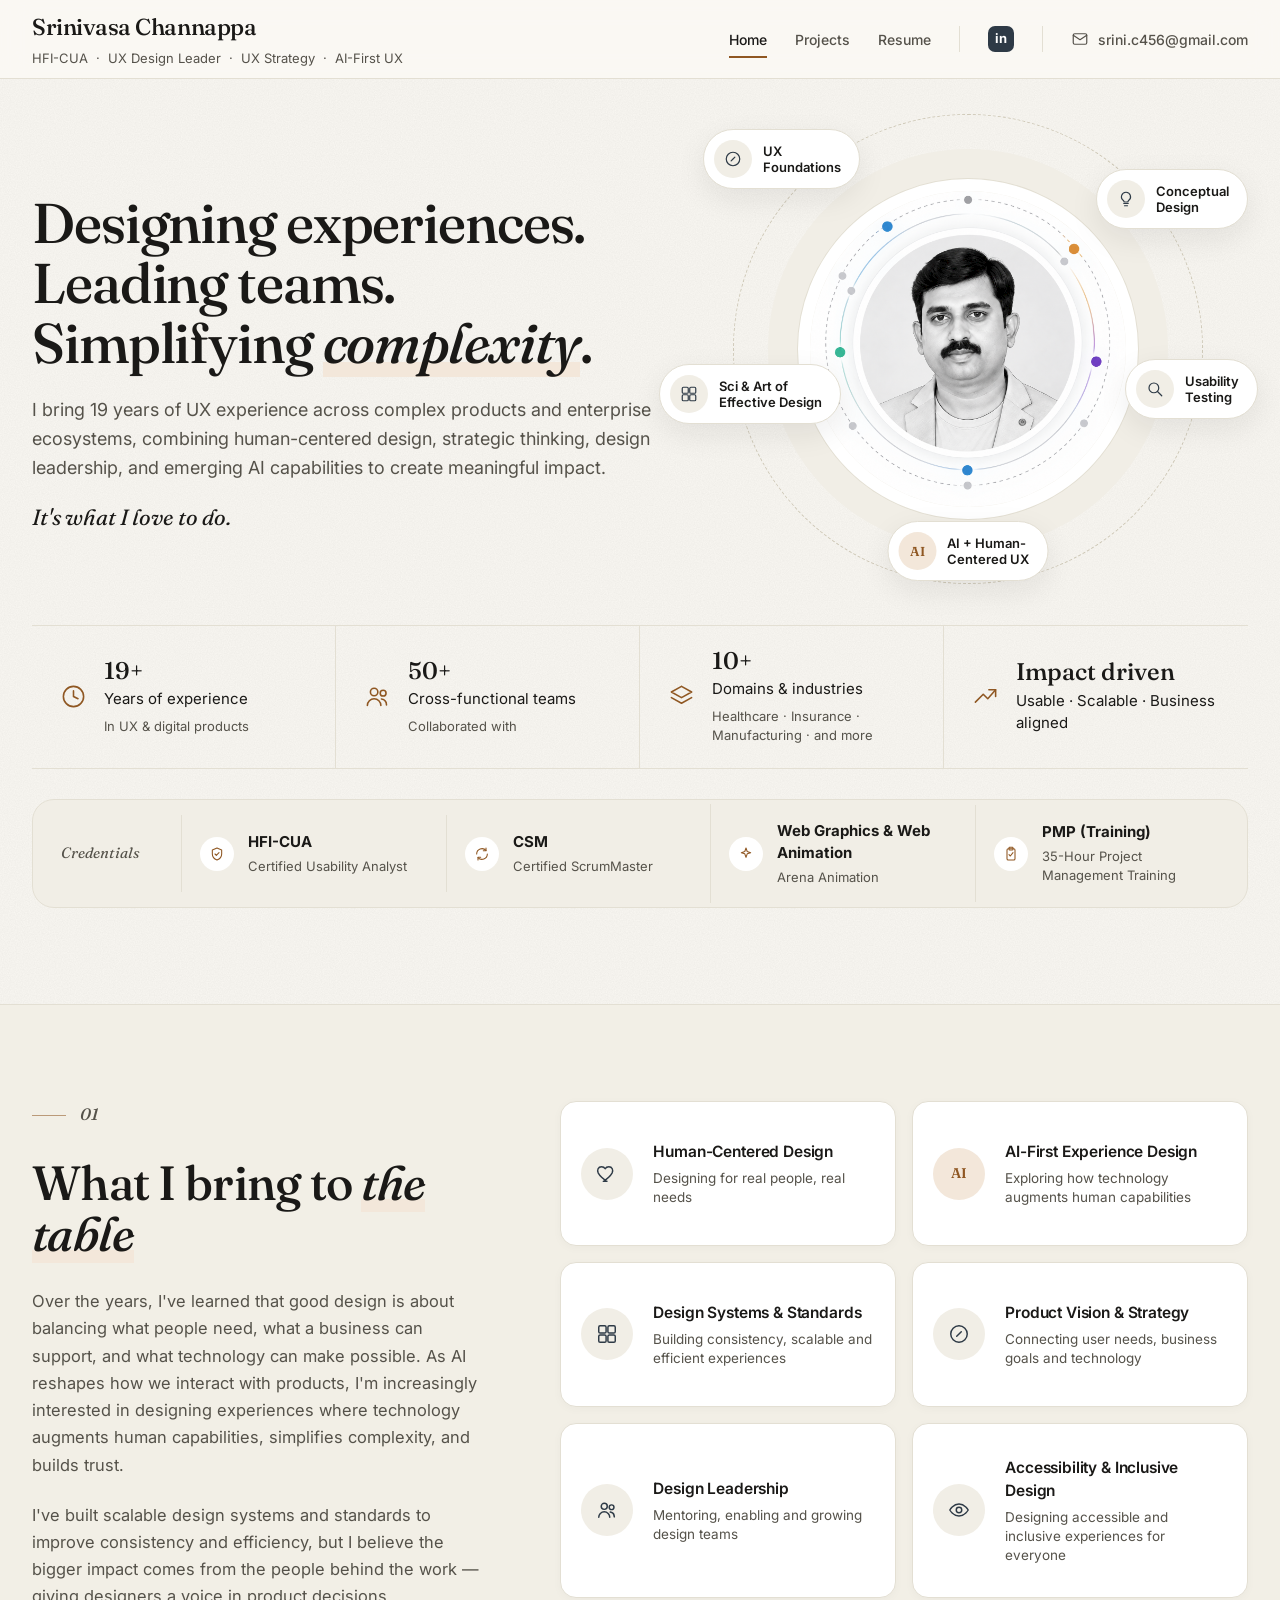
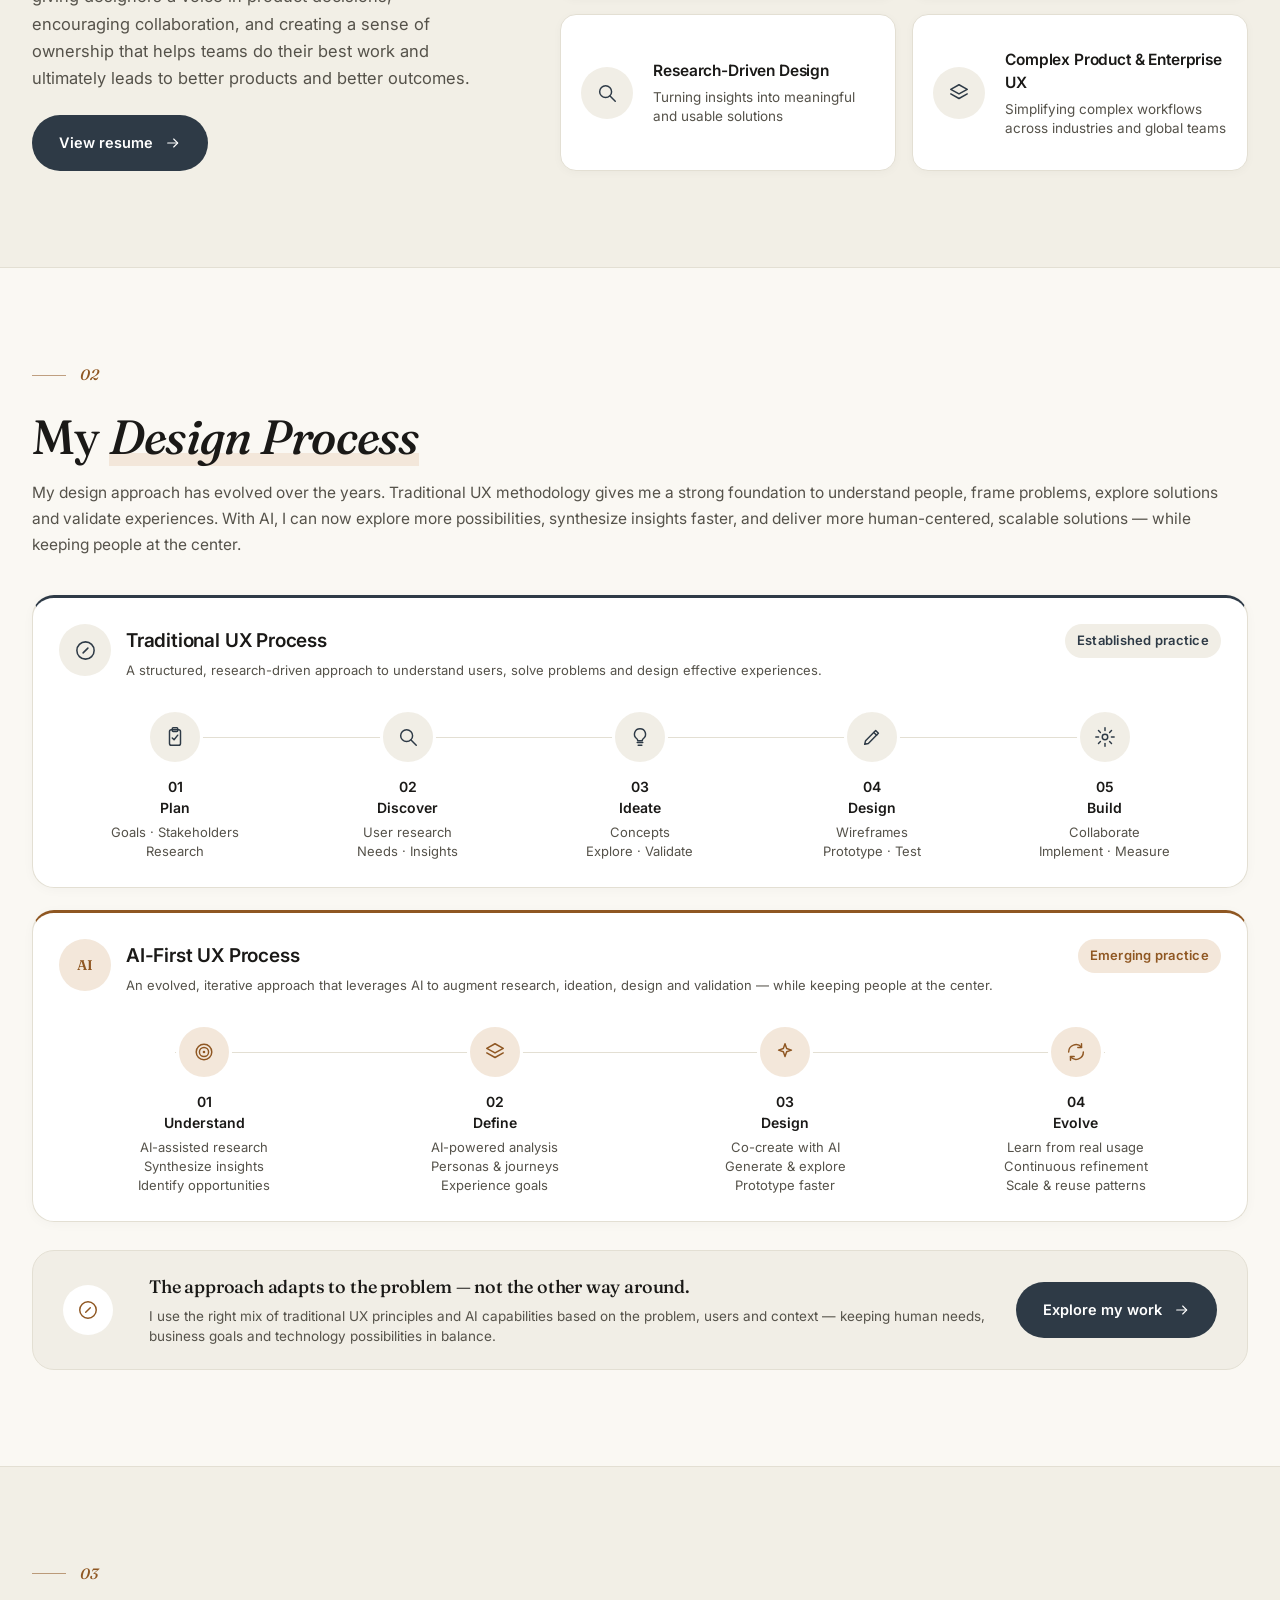
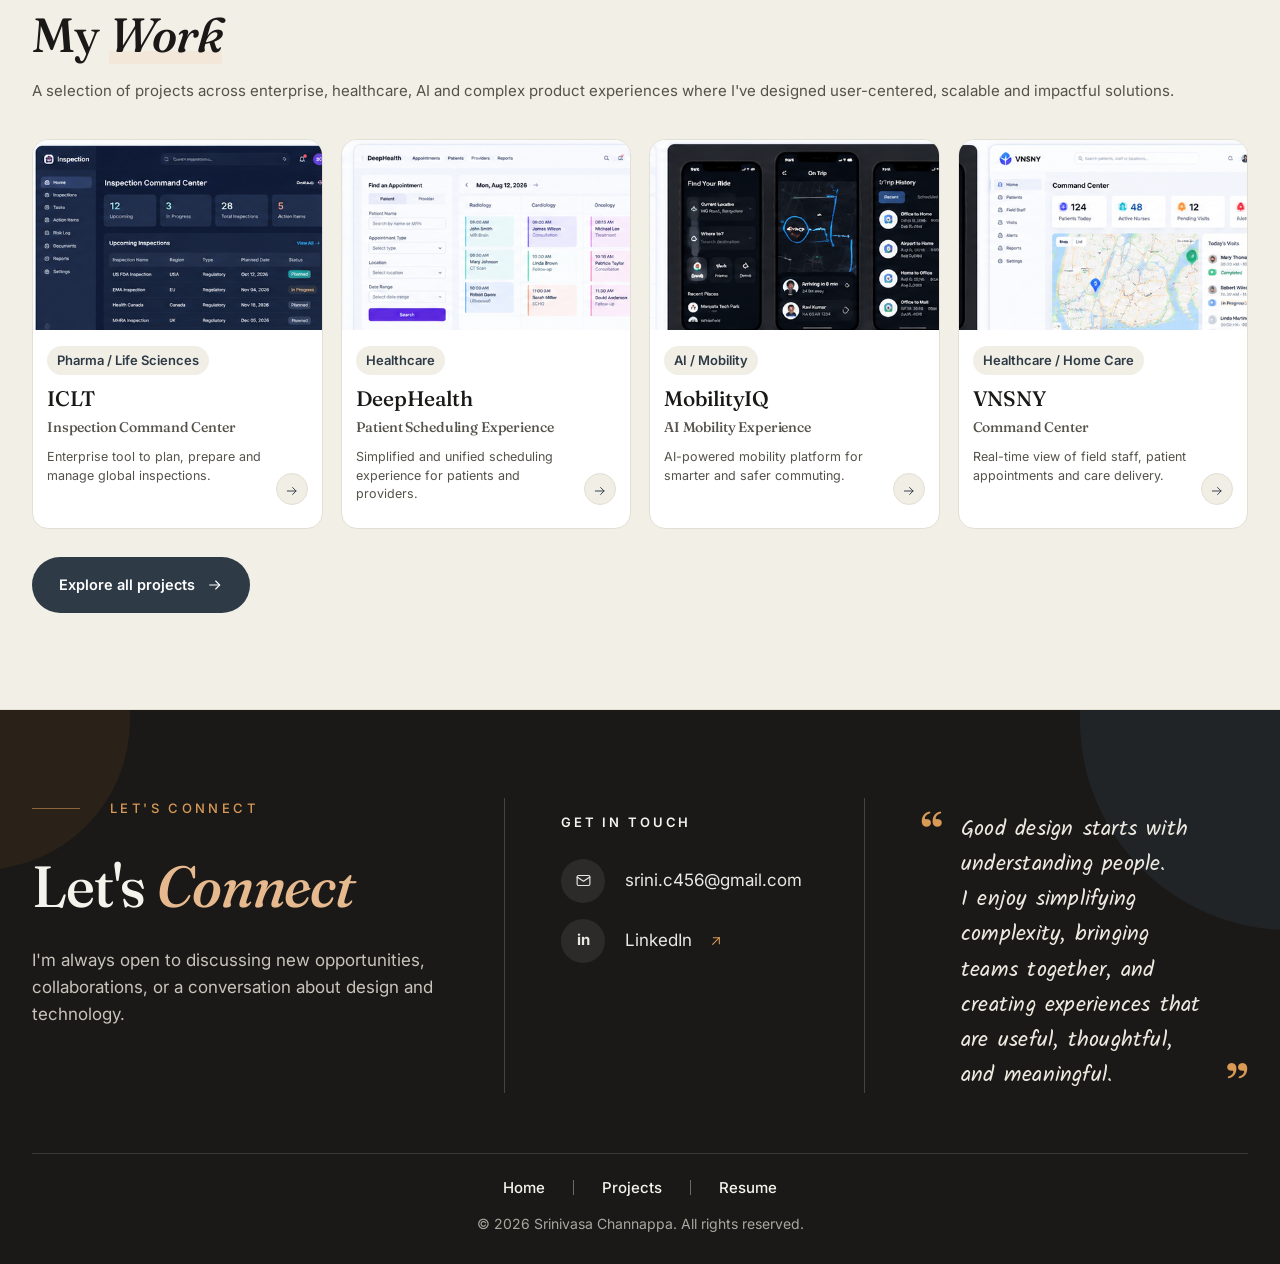
<file: index.html>
<!DOCTYPE html>
<html lang="en">
<head>
  <meta charset="UTF-8" />
  <meta name="viewport" content="width=device-width, initial-scale=1.0" />
  <meta name="description" content="Srinivasa Channappa — UX Design Leader, 19 years of experience across enterprise, healthcare and AI-first product design. Portfolio and resume." />
  <title>Srinivasa Channappa | UX Design Leader</title>
  <link rel="preconnect" href="https://fonts.googleapis.com">
  <link rel="preconnect" href="https://fonts.gstatic.com" crossorigin>
  <link href="https://fonts.googleapis.com/css2?family=Fraunces:ital,opsz,wght@0,9..144,400;0,9..144,500;0,9..144,600;1,9..144,300;1,9..144,500&family=Inter:wght@400;500;600;700&family=Kalam:wght@300;400&display=swap" rel="stylesheet">
  <link rel="stylesheet" href="styles.css?v=8" />
</head>
<body id="top">

<a class="skip-link" href="#main">Skip to main content</a>

<!-- Icon sprite: all interface icons are real inline SVGs (aria-hidden, paired with visible/labelled text) rather than Unicode glyphs. -->
<svg class="sprite" aria-hidden="true" focusable="false">
  <defs>
    <symbol id="icon-menu" viewBox="0 0 24 24"><line x1="3" y1="6" x2="21" y2="6"/><line x1="3" y1="12" x2="21" y2="12"/><line x1="3" y1="18" x2="21" y2="18"/></symbol>
    <symbol id="icon-close" viewBox="0 0 24 24"><line x1="5" y1="5" x2="19" y2="19"/><line x1="19" y1="5" x2="5" y2="19"/></symbol>
    <symbol id="icon-mail" viewBox="0 0 24 24"><rect x="3" y="5" width="18" height="14" rx="2"/><polyline points="3,7 12,13 21,7"/></symbol>
    <symbol id="icon-arrow-right" viewBox="0 0 24 24"><line x1="4" y1="12" x2="19" y2="12"/><polyline points="13,6 19,12 13,18"/></symbol>
    <symbol id="icon-arrow-up" viewBox="0 0 24 24"><line x1="12" y1="20" x2="12" y2="5"/><polyline points="6,11 12,5 18,11"/></symbol>
    <symbol id="icon-shield" viewBox="0 0 24 24"><path d="M12 3l7 3v6c0 4.5-3 7.5-7 9-4-1.5-7-4.5-7-9V6z"/><polyline points="9,12 11,14 15,10"/></symbol>
    <symbol id="icon-refresh" viewBox="0 0 24 24"><path d="M4 12a8 8 0 0 1 14-5.3M20 12a8 8 0 0 1-14 5.3"/><polyline points="18,3 18,7 14,7"/><polyline points="6,21 6,17 10,17"/></symbol>
    <symbol id="icon-clipboard" viewBox="0 0 24 24"><rect x="6" y="4" width="12" height="17" rx="2"/><rect x="9" y="2" width="6" height="4" rx="1"/><polyline points="9,13 11,15 15,10"/></symbol>
    <symbol id="icon-compass" viewBox="0 0 24 24"><circle cx="12" cy="12" r="9"/><polygon points="14.5,9.5 12,12 9.5,14.5"/></symbol>
    <symbol id="icon-layers" viewBox="0 0 24 24"><polyline points="12,3 21,8 12,13 3,8 12,3"/><polyline points="3,13 12,18 21,13"/></symbol>
    <symbol id="icon-search" viewBox="0 0 24 24"><circle cx="10.5" cy="10.5" r="6.5"/><line x1="15.3" y1="15.3" x2="21" y2="21"/></symbol>
    <symbol id="icon-grid" viewBox="0 0 24 24"><rect x="3" y="3" width="8" height="8" rx="1.5"/><rect x="13" y="3" width="8" height="8" rx="1.5"/><rect x="3" y="13" width="8" height="8" rx="1.5"/><rect x="13" y="13" width="8" height="8" rx="1.5"/></symbol>
    <symbol id="icon-users" viewBox="0 0 24 24"><circle cx="9" cy="8" r="3.3"/><path d="M3 20c0-3.3 2.7-6 6-6s6 2.7 6 6"/><circle cx="17" cy="9" r="2.6"/><path d="M15.5 14.2c2.6.4 4.5 2.6 4.5 5.3"/></symbol>
    <symbol id="icon-trending" viewBox="0 0 24 24"><polyline points="3,17 10,10 14,14 21,6"/><polyline points="15,6 21,6 21,12"/></symbol>
    <symbol id="icon-bulb" viewBox="0 0 24 24"><path d="M9 18h6"/><path d="M10 21h4"/><path d="M12 3a6 6 0 0 0-3.5 10.9c.6.5 1 1.2 1 2.1h5c0-.9.4-1.6 1-2.1A6 6 0 0 0 12 3z"/></symbol>
    <symbol id="icon-pen" viewBox="0 0 24 24"><path d="M4 20l1-4L16 5l3 3L8 19l-4 1z"/><line x1="14" y1="7" x2="17" y2="10"/></symbol>
    <symbol id="icon-gear" viewBox="0 0 24 24"><circle cx="12" cy="12" r="3"/><line x1="12" y1="2" x2="12" y2="5"/><line x1="12" y1="19" x2="12" y2="22"/><line x1="2" y1="12" x2="5" y2="12"/><line x1="19" y1="12" x2="22" y2="12"/><line x1="4.9" y1="4.9" x2="7" y2="7"/><line x1="17" y1="17" x2="19.1" y2="19.1"/><line x1="19.1" y1="4.9" x2="17" y2="7"/><line x1="7" y1="17" x2="4.9" y2="19.1"/></symbol>
    <symbol id="icon-target" viewBox="0 0 24 24"><circle cx="12" cy="12" r="8.5"/><circle cx="12" cy="12" r="5"/><circle cx="12" cy="12" r="1.4" fill="currentColor" stroke="none"/></symbol>
    <symbol id="icon-sparkle" viewBox="0 0 24 24"><path d="M12 3l1.8 5.2L19 10l-5.2 1.8L12 17l-1.8-5.2L5 10l5.2-1.8L12 3z"/></symbol>
    <symbol id="icon-heart" viewBox="0 0 24 24"><path d="M12 20s-7-4.6-9.5-9C.8 7.6 2.4 4 6 4c2 0 3.3 1 4 2.3C10.7 5 12 4 14 4c3.6 0 5.2 3.6 3.5 7-2.5 4.4-9.5 9-9.5 9z"/></symbol>
    <symbol id="icon-eye" viewBox="0 0 24 24"><path d="M2 12s3.5-6.5 10-6.5S22 12 22 12s-3.5 6.5-10 6.5S2 12 2 12z"/><circle cx="12" cy="12" r="3"/></symbol>
    <symbol id="icon-clock" viewBox="0 0 24 24"><circle cx="12" cy="12" r="9"/><polyline points="12,7 12,12 16,14"/></symbol>
  </defs>
</svg>

<!-- Hidden SVG filter used for the liquid "wave" distortion on the portrait hover -->
<svg width="0" height="0" style="position:absolute;overflow:hidden" aria-hidden="true" focusable="false">
  <defs>
    <filter id="waveDistort" x="-20%" y="-20%" width="140%" height="140%">
      <feTurbulence id="waveTurbulence" type="fractalNoise" baseFrequency="0.000001" numOctaves="1" seed="7" result="noise"/>
      <feDisplacementMap id="waveDisplace" in="SourceGraphic" in2="noise" scale="0" xChannelSelector="R" yChannelSelector="G"/>
    </filter>
  </defs>
</svg>

<header class="site-header">
  <div class="container nav-wrap">
    <a class="brand" href="#top" aria-label="Srinivasa Channappa, home">
      <strong>Srinivasa Channappa</strong>
      <span>HFI-CUA &nbsp;·&nbsp; UX Design Leader &nbsp;·&nbsp; UX Strategy &nbsp;·&nbsp; AI-First UX</span>
    </a>

    <button class="menu-toggle" id="menuToggle" aria-label="Open navigation menu" aria-expanded="false" aria-controls="primaryNav">
      <svg class="icon icon-open" aria-hidden="true"><use href="#icon-menu"/></svg>
      <svg class="icon icon-close" aria-hidden="true"><use href="#icon-close"/></svg>
    </button>

    <nav class="main-nav" id="primaryNav" aria-label="Primary">
      <a class="active" href="#top" aria-current="page">Home</a>
      <a href="#work">Projects</a>
      <a href="resume.html">Resume</a>
      <span class="nav-divider" role="presentation"></span>
      <a class="nav-icon" href="https://www.linkedin.com/" target="_blank" rel="noopener" aria-label="Srinivasa on LinkedIn (opens in a new tab)">in</a>
      <span class="nav-divider" role="presentation"></span>
      <a class="email-link" href="mailto:srini.c456@gmail.com"><svg class="icon" aria-hidden="true"><use href="#icon-mail"/></svg><span>srini.c456@gmail.com</span></a>
    </nav>
  </div>
</header>

<main id="main">
  <!-- HERO -->
  <section class="hero section">
    <div class="container hero-grid">
      <div class="hero-copy">
        <h1>Designing experiences.<br>Leading teams.<br>Simplifying <em class="hl">complexity</em>.</h1>
        <p>I bring 19 years of UX experience across complex products and enterprise ecosystems, combining human-centered design, strategic thinking, design leadership, and emerging AI capabilities to create meaningful impact.</p>
        <p class="love-line">It's what I love to do.</p>
      </div>

      <div class="hero-visual" id="heroVisual" aria-label="Portrait of Srinivasa, surrounded by core UX capability highlights">
        <div class="orbit orbit-a" data-depth="14"></div>
        <div class="orbit orbit-b" data-depth="24"></div>
        <div class="portrait-ring" id="portraitRing" data-depth="6" tabindex="0">
          <img id="portraitImg" src="assets/portrait.png" alt="Portrait of Srinivasa Channappa" />
          <!-- Keyword detail panel: a white mask revealed over the photo when a keyword is clicked -->
          <div class="portrait-info" id="portraitInfo" role="region" aria-live="polite" aria-labelledby="portraitInfoTitle">
            <button class="portrait-info-close" id="portraitInfoClose" type="button" aria-label="Close description"><svg class="icon" aria-hidden="true"><use href="#icon-close"/></svg></button>
            <div class="portrait-info-body">
              <span class="icon-badge" id="portraitInfoBadge" aria-hidden="true"></span>
              <h3 id="portraitInfoTitle"></h3>
              <p id="portraitInfoText"></p>
            </div>
          </div>
        </div>
        <div class="cap cap-1" data-depth="34" data-title="UX Foundations" data-desc="Research, information architecture and interaction design — the fundamentals that turn complex requirements into clear, usable flows."><span class="icon-badge"><svg class="icon" aria-hidden="true"><use href="#icon-compass"/></svg></span><span>UX<br>Foundations</span></div>
        <div class="cap cap-2" data-depth="30" data-title="Conceptual Design" data-desc="Exploring ideas early through sketches, journeys and prototypes, so teams can see, test and align on the right direction before building."><span class="icon-badge"><svg class="icon" aria-hidden="true"><use href="#icon-bulb"/></svg></span><span>Conceptual<br>Design</span></div>
        <div class="cap cap-3" data-depth="38" data-title="Usability Testing" data-desc="Validating designs with real users through formative and summative testing and heuristic reviews, turning findings into confident decisions."><span class="icon-badge"><svg class="icon" aria-hidden="true"><use href="#icon-search"/></svg></span><span>Usability<br>Testing</span></div>
        <div class="cap cap-4" data-depth="32" data-title="Sci &amp; Art of Effective Design" data-desc="Balancing evidence and craft — usability principles, visual hierarchy and design systems working together so experiences feel effortless."><span class="icon-badge"><svg class="icon" aria-hidden="true"><use href="#icon-grid"/></svg></span><span>Sci &amp; Art of<br>Effective Design</span></div>
        <div class="cap cap-5" data-depth="26" data-title="AI + Human-Centered UX" data-desc="Using Figma Make, Claude and GitHub Copilot to explore faster, while keeping real user needs at the centre of every design decision."><span class="icon-badge icon-badge-ai" aria-hidden="true">AI</span><span>AI + Human-<br>Centered UX</span></div>
      </div>
    </div>

    <div class="container stats-row">
      <div class="stat"><svg class="icon stat-icon" aria-hidden="true"><use href="#icon-clock"/></svg><div><strong>19+</strong><small>Years of experience</small><em>In UX &amp; digital products</em></div></div>
      <div class="stat"><svg class="icon stat-icon" aria-hidden="true"><use href="#icon-users"/></svg><div><strong>50+</strong><small>Cross-functional teams</small><em>Collaborated with</em></div></div>
      <div class="stat"><svg class="icon stat-icon" aria-hidden="true"><use href="#icon-layers"/></svg><div><strong>10+</strong><small>Domains &amp; industries</small><em>Healthcare · Insurance · Manufacturing · and more</em></div></div>
      <div class="stat"><svg class="icon stat-icon" aria-hidden="true"><use href="#icon-trending"/></svg><div><strong>Impact driven</strong><small>Usable · Scalable · Business aligned</small></div></div>
    </div>

    <div class="container credentials-wrap" id="resume">
      <div class="credentials">
      <span class="cred-title">Credentials</span>
      <div class="cred"><span class="cred-icon"><svg class="icon" aria-hidden="true"><use href="#icon-shield"/></svg></span><span><strong>HFI-CUA</strong><small>Certified Usability Analyst</small></span></div>
      <div class="cred"><span class="cred-icon"><svg class="icon" aria-hidden="true"><use href="#icon-refresh"/></svg></span><span><strong>CSM</strong><small>Certified ScrumMaster</small></span></div>
      <div class="cred"><span class="cred-icon"><svg class="icon" aria-hidden="true"><use href="#icon-sparkle"/></svg></span><span><strong>Web Graphics &amp; Web Animation</strong><small>Arena Animation</small></span></div>
      <div class="cred"><span class="cred-icon"><svg class="icon" aria-hidden="true"><use href="#icon-clipboard"/></svg></span><span><strong>PMP (Training)</strong><small>35-Hour Project Management Training</small></span></div>
      </div>
    </div>
  </section>

  <!-- WHAT I BRING -->
  <section class="section bring" id="about">
    <div class="container section-grid">
      <div class="section-intro">
        <p class="section-number"><span aria-hidden="true"></span>01</p>
        <h2>What I bring to <em class="hl">the table</em></h2>
        <p>Over the years, I've learned that good design is about balancing what people need, what a business can support, and what technology can make possible. As AI reshapes how we interact with products, I'm increasingly interested in designing experiences where technology augments human capabilities, simplifies complexity, and builds trust.</p>
        <p>I've built scalable design systems and standards to improve consistency and efficiency, but I believe the bigger impact comes from the people behind the work — giving designers a voice in product decisions, encouraging collaboration, and creating a sense of ownership that helps teams do their best work and ultimately leads to better products and better outcomes.</p>
        <a class="btn btn-dark" href="#resume">View resume <svg class="icon" aria-hidden="true"><use href="#icon-arrow-right"/></svg></a>
      </div>

      <div class="capability-grid">
        <article class="cap-card"><div class="cap-icon"><svg class="icon" aria-hidden="true"><use href="#icon-heart"/></svg></div><div><h3>Human-Centered Design</h3><p>Designing for real people, real needs</p></div></article>
        <article class="cap-card"><div class="cap-icon cap-icon-ai" aria-hidden="true">AI</div><div><h3>AI-First Experience Design</h3><p>Exploring how technology augments human capabilities</p></div></article>
        <article class="cap-card"><div class="cap-icon"><svg class="icon" aria-hidden="true"><use href="#icon-grid"/></svg></div><div><h3>Design Systems &amp; Standards</h3><p>Building consistency, scalable and efficient experiences</p></div></article>
        <article class="cap-card"><div class="cap-icon"><svg class="icon" aria-hidden="true"><use href="#icon-compass"/></svg></div><div><h3>Product Vision &amp; Strategy</h3><p>Connecting user needs, business goals and technology</p></div></article>
        <article class="cap-card"><div class="cap-icon"><svg class="icon" aria-hidden="true"><use href="#icon-users"/></svg></div><div><h3>Design Leadership</h3><p>Mentoring, enabling and growing design teams</p></div></article>
        <article class="cap-card"><div class="cap-icon"><svg class="icon" aria-hidden="true"><use href="#icon-eye"/></svg></div><div><h3>Accessibility &amp; Inclusive Design</h3><p>Designing accessible and inclusive experiences for everyone</p></div></article>
        <article class="cap-card"><div class="cap-icon"><svg class="icon" aria-hidden="true"><use href="#icon-search"/></svg></div><div><h3>Research-Driven Design</h3><p>Turning insights into meaningful and usable solutions</p></div></article>
        <article class="cap-card"><div class="cap-icon"><svg class="icon" aria-hidden="true"><use href="#icon-layers"/></svg></div><div><h3>Complex Product &amp; Enterprise UX</h3><p>Simplifying complex workflows across industries and global teams</p></div></article>
      </div>
    </div>
  </section>

  <!-- DESIGN PROCESS -->
  <section class="section process" id="process">
    <div class="container">
      <p class="section-number"><span aria-hidden="true"></span>02</p>
      <div class="process-heading">
        <h2>My <em class="hl">Design Process</em></h2>
        <p>My design approach has evolved over the years. Traditional UX methodology gives me a strong foundation to understand people, frame problems, explore solutions and validate experiences. With AI, I can now explore more possibilities, synthesize insights faster, and deliver more human-centered, scalable solutions — while keeping people at the center.</p>
      </div>

      <div class="process-grid">
        <article class="process-card process-card-trad">
          <div class="process-title"><span class="process-icon"><svg class="icon" aria-hidden="true"><use href="#icon-compass"/></svg></span><div><h3>Traditional UX Process</h3><p>A structured, research-driven approach to understand users, solve problems and design effective experiences.</p></div><span class="pill">Established practice</span></div>
          <ol class="steps">
            <li><i aria-hidden="true"><svg class="icon"><use href="#icon-clipboard"/></svg></i><b>01<br>Plan</b><small>Goals · Stakeholders<br>Research</small></li>
            <li><i aria-hidden="true"><svg class="icon"><use href="#icon-search"/></svg></i><b>02<br>Discover</b><small>User research<br>Needs · Insights</small></li>
            <li><i aria-hidden="true"><svg class="icon"><use href="#icon-bulb"/></svg></i><b>03<br>Ideate</b><small>Concepts<br>Explore · Validate</small></li>
            <li><i aria-hidden="true"><svg class="icon"><use href="#icon-pen"/></svg></i><b>04<br>Design</b><small>Wireframes<br>Prototype · Test</small></li>
            <li><i aria-hidden="true"><svg class="icon"><use href="#icon-gear"/></svg></i><b>05<br>Build</b><small>Collaborate<br>Implement · Measure</small></li>
          </ol>
        </article>

        <article class="process-card process-card-ai">
          <div class="process-title"><span class="process-icon process-icon-ai" aria-hidden="true">AI</span><div><h3>AI-First UX Process</h3><p>An evolved, iterative approach that leverages AI to augment research, ideation, design and validation — while keeping people at the center.</p></div><span class="pill pill-ai">Emerging practice</span></div>
          <ol class="steps four">
            <li><i aria-hidden="true"><svg class="icon"><use href="#icon-target"/></svg></i><b>01<br>Understand</b><small>AI-assisted research<br>Synthesize insights<br>Identify opportunities</small></li>
            <li><i aria-hidden="true"><svg class="icon"><use href="#icon-layers"/></svg></i><b>02<br>Define</b><small>AI-powered analysis<br>Personas &amp; journeys<br>Experience goals</small></li>
            <li><i aria-hidden="true"><svg class="icon"><use href="#icon-sparkle"/></svg></i><b>03<br>Design</b><small>Co-create with AI<br>Generate &amp; explore<br>Prototype faster</small></li>
            <li><i aria-hidden="true"><svg class="icon"><use href="#icon-refresh"/></svg></i><b>04<br>Evolve</b><small>Learn from real usage<br>Continuous refinement<br>Scale &amp; reuse patterns</small></li>
          </ol>
        </article>
      </div>

      <div class="process-callout">
        <div class="callout-icon" aria-hidden="true"><svg class="icon"><use href="#icon-compass"/></svg></div>
        <div><h3>The approach adapts to the problem — not the other way around.</h3><p>I use the right mix of traditional UX principles and AI capabilities based on the problem, users and context — keeping human needs, business goals and technology possibilities in balance.</p></div>
        <a class="btn btn-dark" href="#work">Explore my work <svg class="icon" aria-hidden="true"><use href="#icon-arrow-right"/></svg></a>
      </div>
    </div>
  </section>

  <!-- MY WORK -->
  <section class="section work" id="work">
    <div class="container">
      <p class="section-number"><span aria-hidden="true"></span>03</p>
      <div class="work-heading">
        <h2>My <em class="hl">Work</em></h2>
        <p>A selection of projects across enterprise, healthcare, AI and complex product experiences where I've designed user-centered, scalable and impactful solutions.</p>
      </div>

      <div class="project-grid">
        <article class="project-card">
          <img src="assets/project-1.png" alt="ICLT Inspection Command Center interface" loading="lazy" />
          <p class="tag">Pharma / Life Sciences</p><h3>ICLT</h3><h4>Inspection Command Center</h4>
          <p>Enterprise tool to plan, prepare and manage global inspections.</p><button class="round-arrow" aria-label="Open ICLT project details"><svg class="icon" aria-hidden="true"><use href="#icon-arrow-right"/></svg></button>
        </article>
        <article class="project-card">
          <img src="assets/project-2.png" alt="DeepHealth patient scheduling interface" loading="lazy" />
          <p class="tag">Healthcare</p><h3>DeepHealth</h3><h4>Patient Scheduling Experience</h4>
          <p>Simplified and unified scheduling experience for patients and providers.</p><button class="round-arrow" aria-label="Open DeepHealth project details"><svg class="icon" aria-hidden="true"><use href="#icon-arrow-right"/></svg></button>
        </article>
        <article class="project-card">
          <img src="assets/project-3.png" alt="MobilityIQ mobile experience" loading="lazy" />
          <p class="tag">AI / Mobility</p><h3>MobilityIQ</h3><h4>AI Mobility Experience</h4>
          <p>AI-powered mobility platform for smarter and safer commuting.</p><button class="round-arrow" aria-label="Open MobilityIQ project details"><svg class="icon" aria-hidden="true"><use href="#icon-arrow-right"/></svg></button>
        </article>
        <article class="project-card">
          <img src="assets/project-4.png" alt="VNSNY command center interface" loading="lazy" />
          <p class="tag">Healthcare / Home Care</p><h3>VNSNY</h3><h4>Command Center</h4>
          <p>Real-time view of field staff, patient appointments and care delivery.</p><button class="round-arrow" aria-label="Open VNSNY project details"><svg class="icon" aria-hidden="true"><use href="#icon-arrow-right"/></svg></button>
        </article>
      </div>

      <a class="btn btn-dark explore-all" href="#work">Explore all projects <svg class="icon" aria-hidden="true"><use href="#icon-arrow-right"/></svg></a>
    </div>
  </section>
</main>

<!-- FOOTER -->
<footer class="footer" id="contact">
  <div class="container footer-main">
    <div class="footer-copy">
      <p class="eyebrow"><span aria-hidden="true"></span>Let's connect</p>
      <h2>Let's <em class="hl">Connect</em></h2>
      <p>I'm always open to discussing new opportunities, collaborations, or a conversation about design and technology.</p>
    </div>
    <div class="footer-contact">
      <p class="footer-label">Get in touch</p>
      <a href="mailto:srini.c456@gmail.com"><span class="footer-icon"><svg class="icon" aria-hidden="true"><use href="#icon-mail"/></svg></span> srini.c456@gmail.com</a>
      <a href="https://www.linkedin.com/" target="_blank" rel="noopener"><span class="footer-icon" aria-hidden="true">in</span> LinkedIn <svg class="icon ext-arrow" viewBox="0 0 24 24" aria-hidden="true"><line x1="7" y1="17" x2="17" y2="7"/><polyline points="8,7 17,7 17,16"/></svg></a>
    </div>
    <div class="footer-note">
      <blockquote class="footer-quote">
        <p>Good design starts with understanding people.<br>I enjoy simplifying complexity, bringing teams together, and creating experiences that are useful, thoughtful, and meaningful.</p>
      </blockquote>
    </div>
  </div>
  <div class="container footer-bottom">
    <nav class="footer-links" aria-label="Footer">
      <a class="active" href="#top" aria-current="page">Home</a><a href="projects.html">Projects</a><a href="resume.html">Resume</a>
    </nav>
    <span>© 2026 Srinivasa Channappa. All rights reserved.</span>
  </div>
</footer>

<button class="to-top" id="toTop" aria-label="Scroll back to top"><svg class="icon" aria-hidden="true"><use href="#icon-arrow-up"/></svg></button>
<div class="toast" id="toast" role="status" aria-live="polite"></div>
<script src="script.js?v=8"></script>
</body>
</html>
</file>
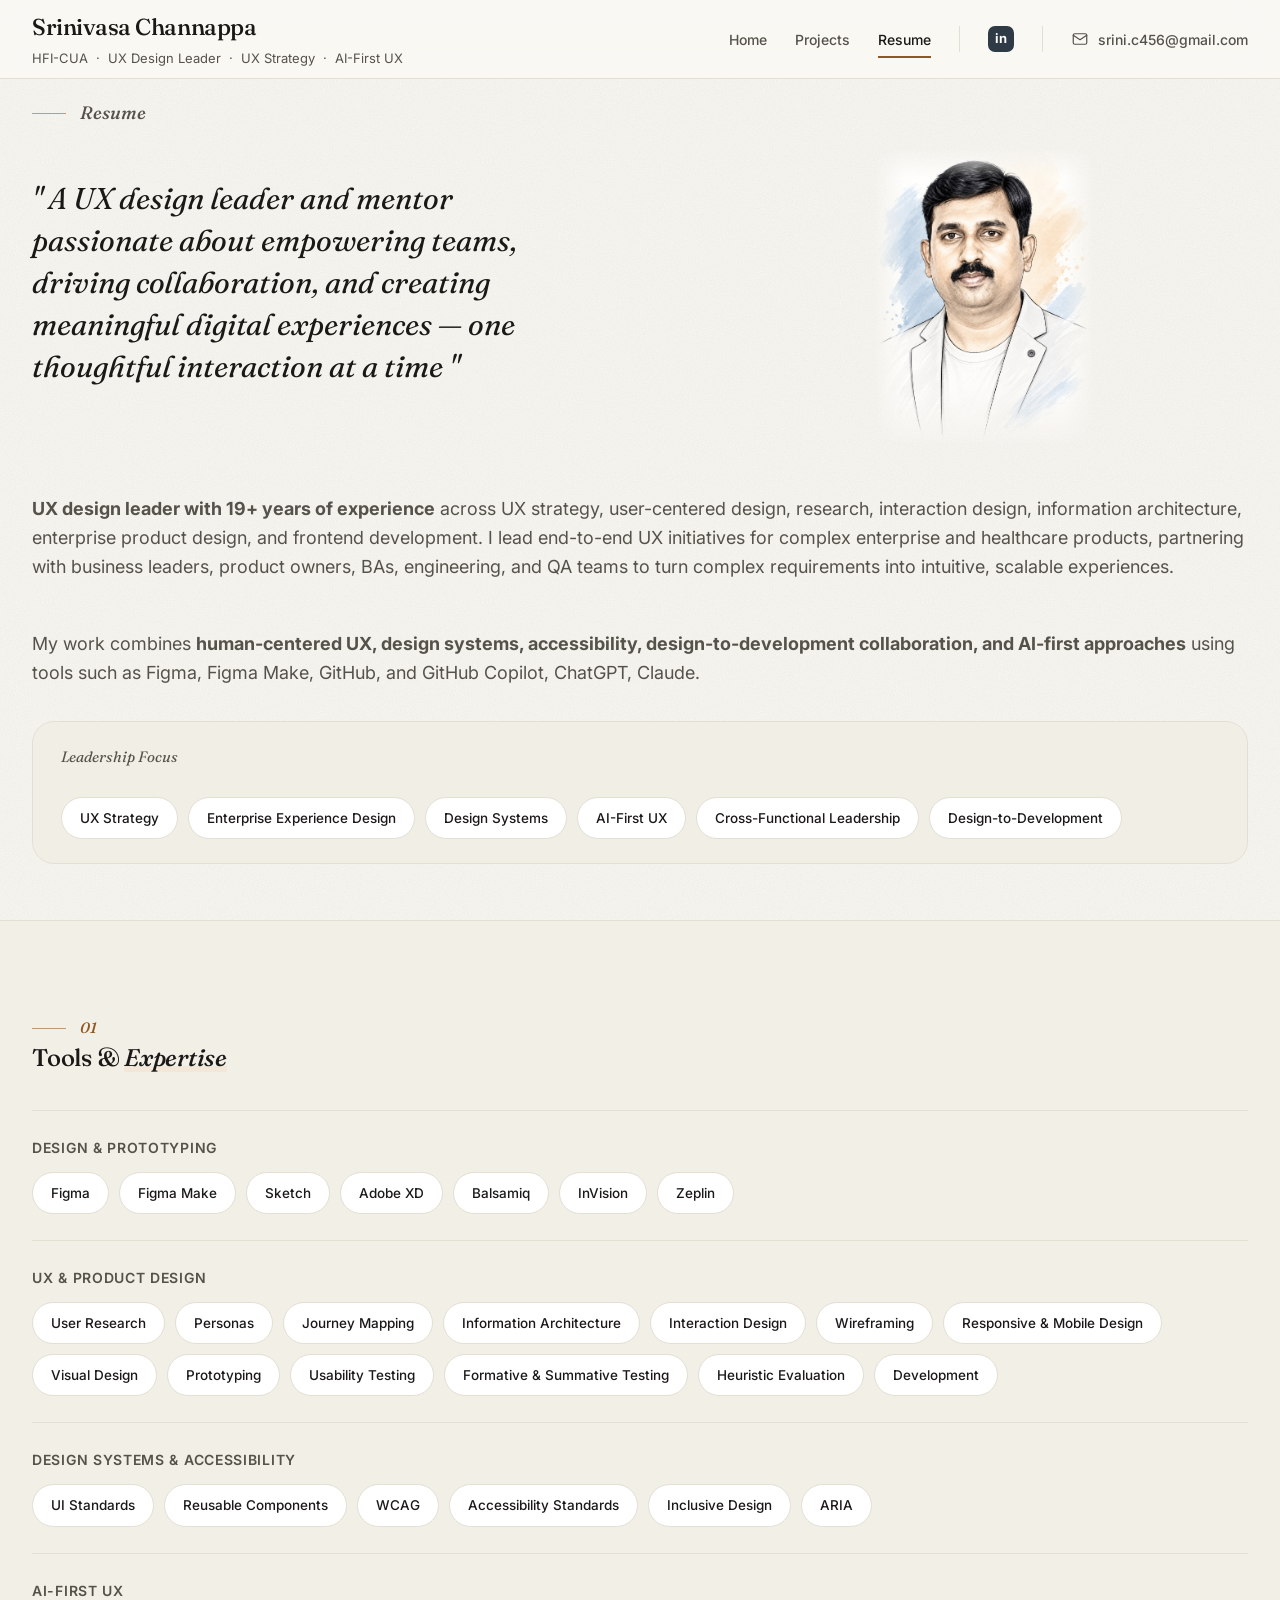
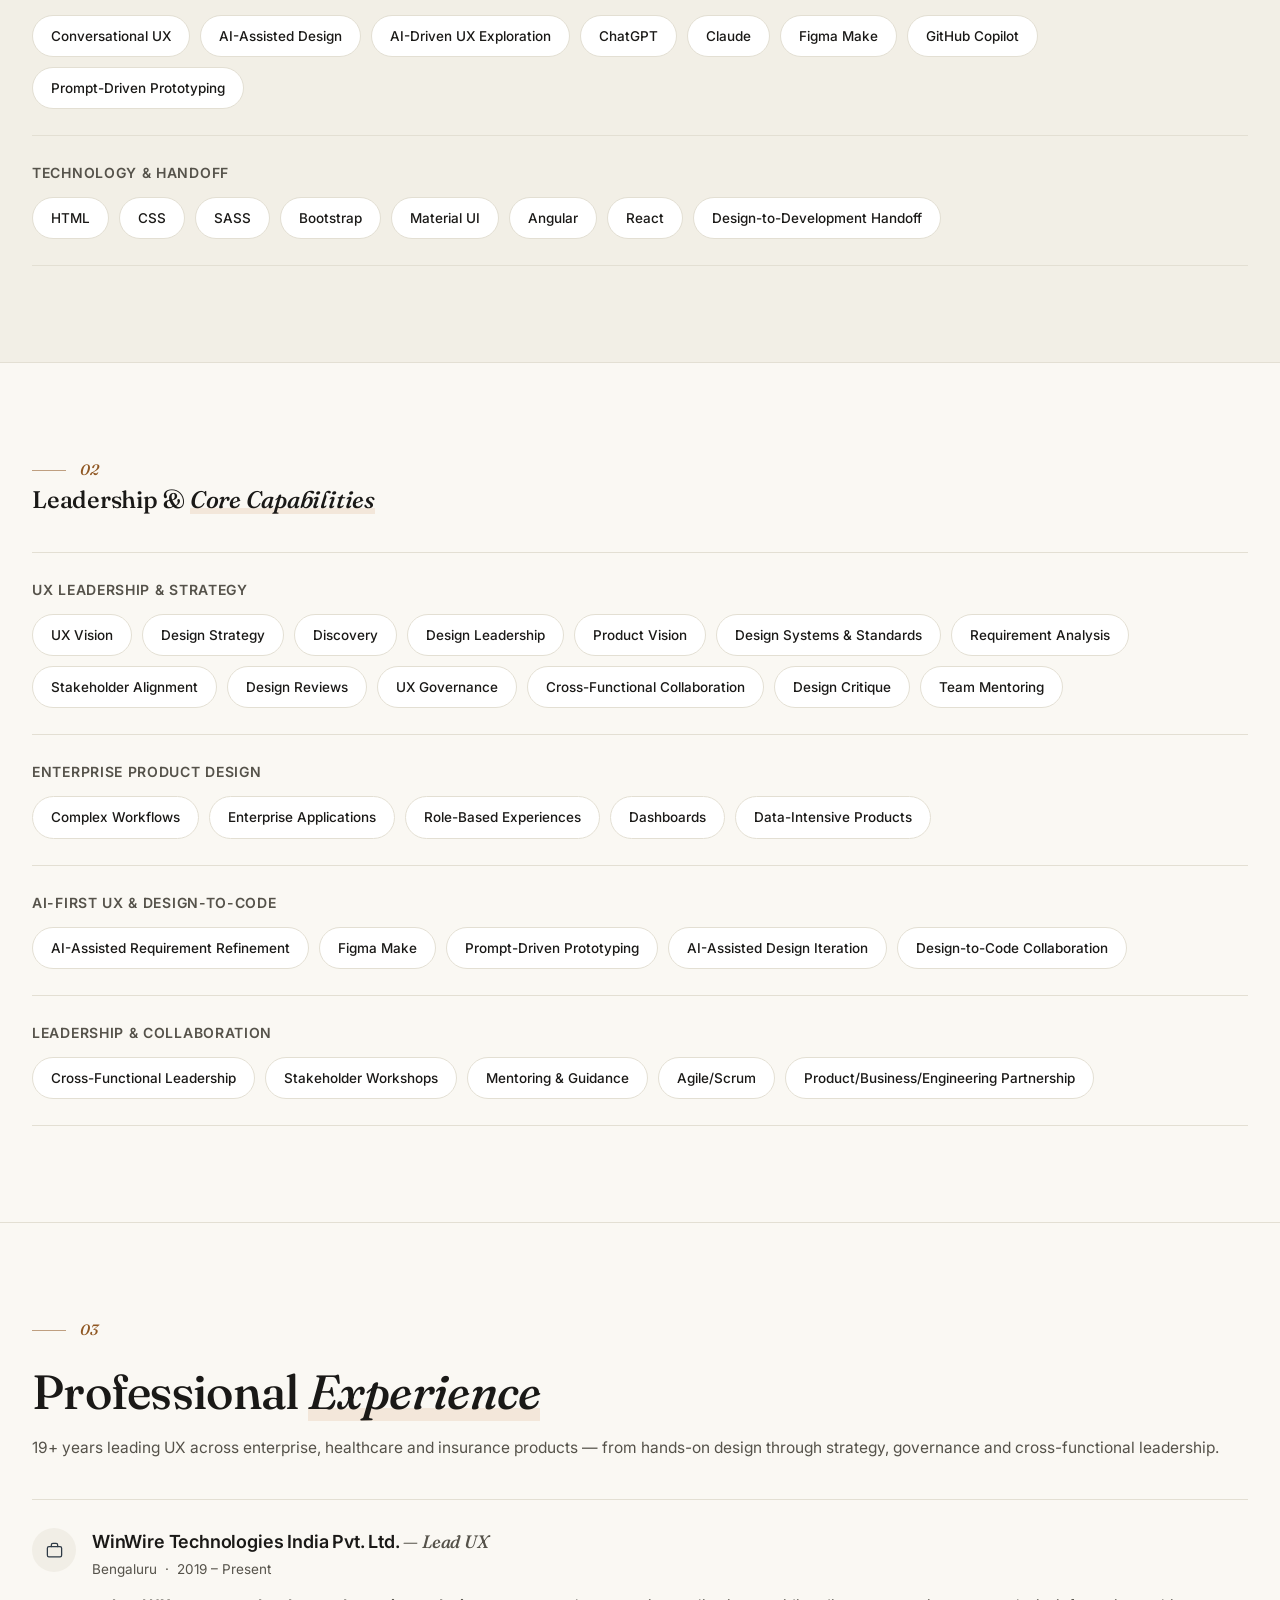
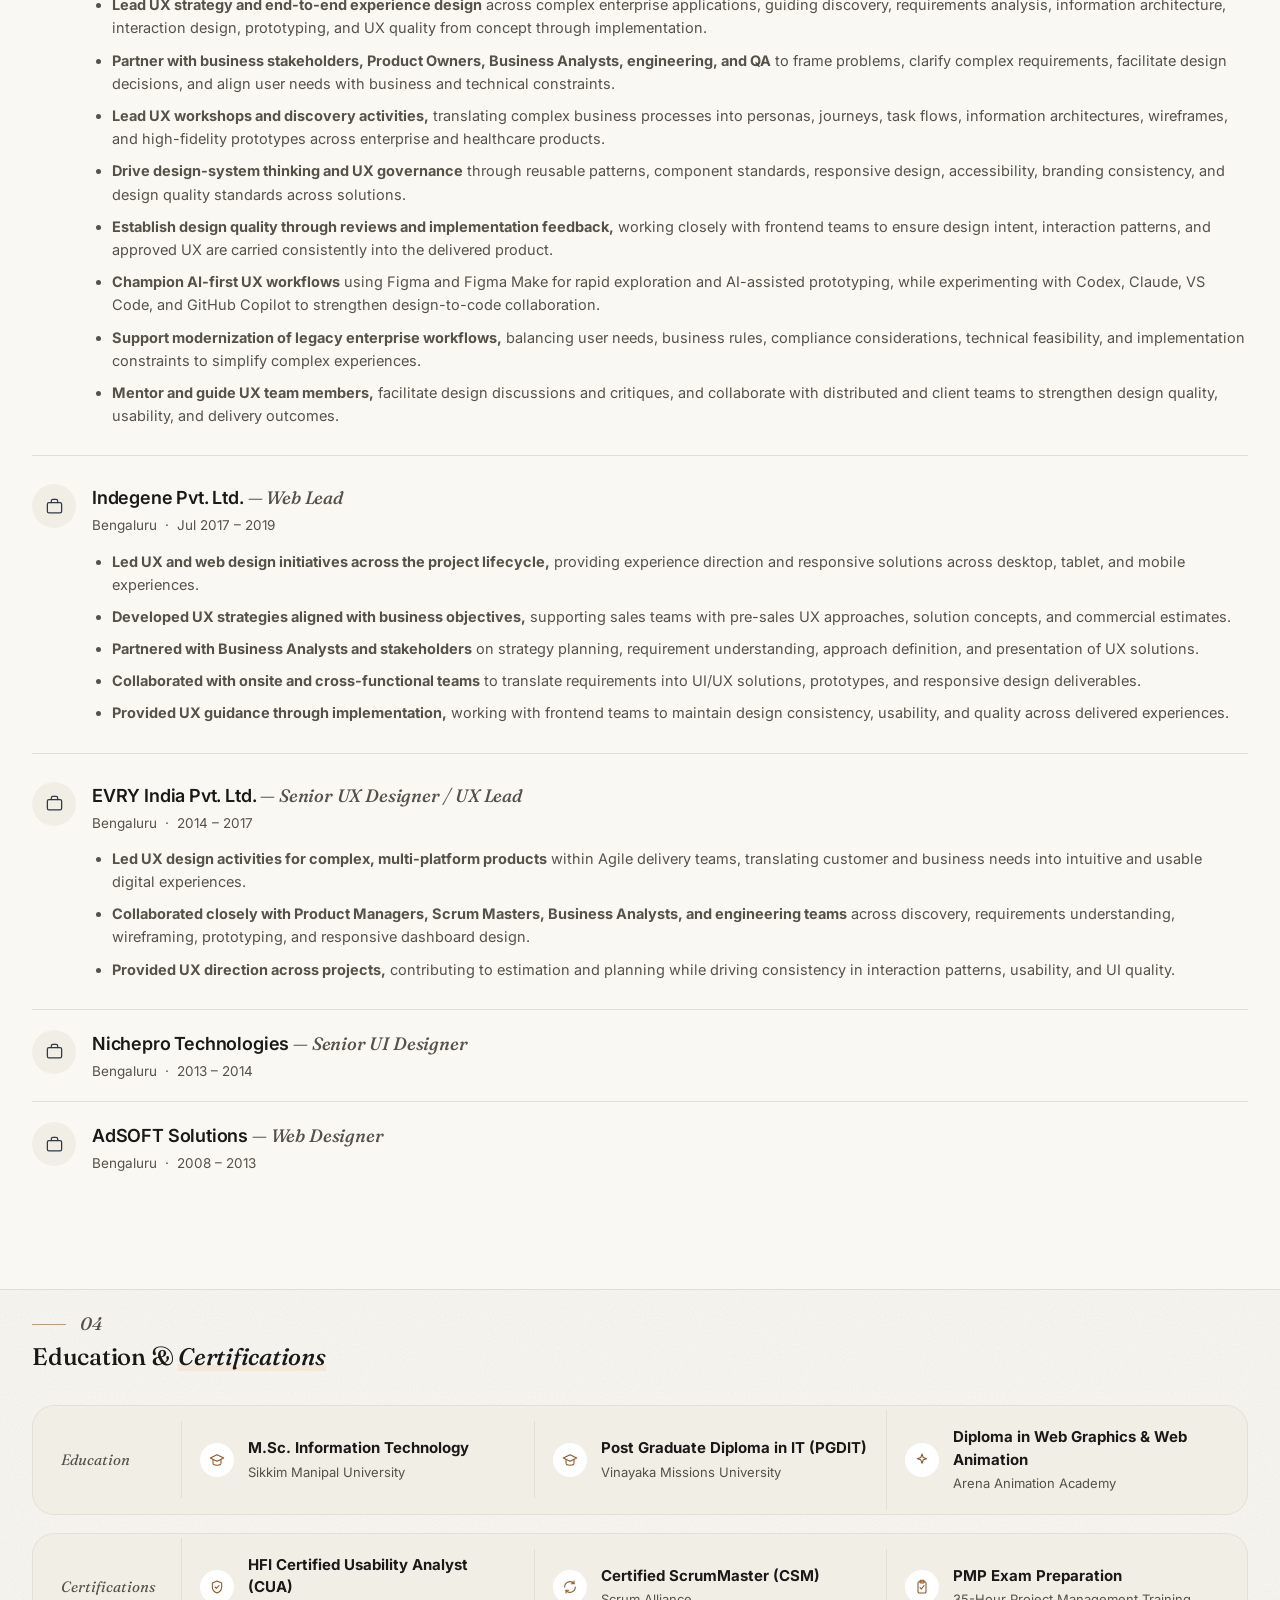
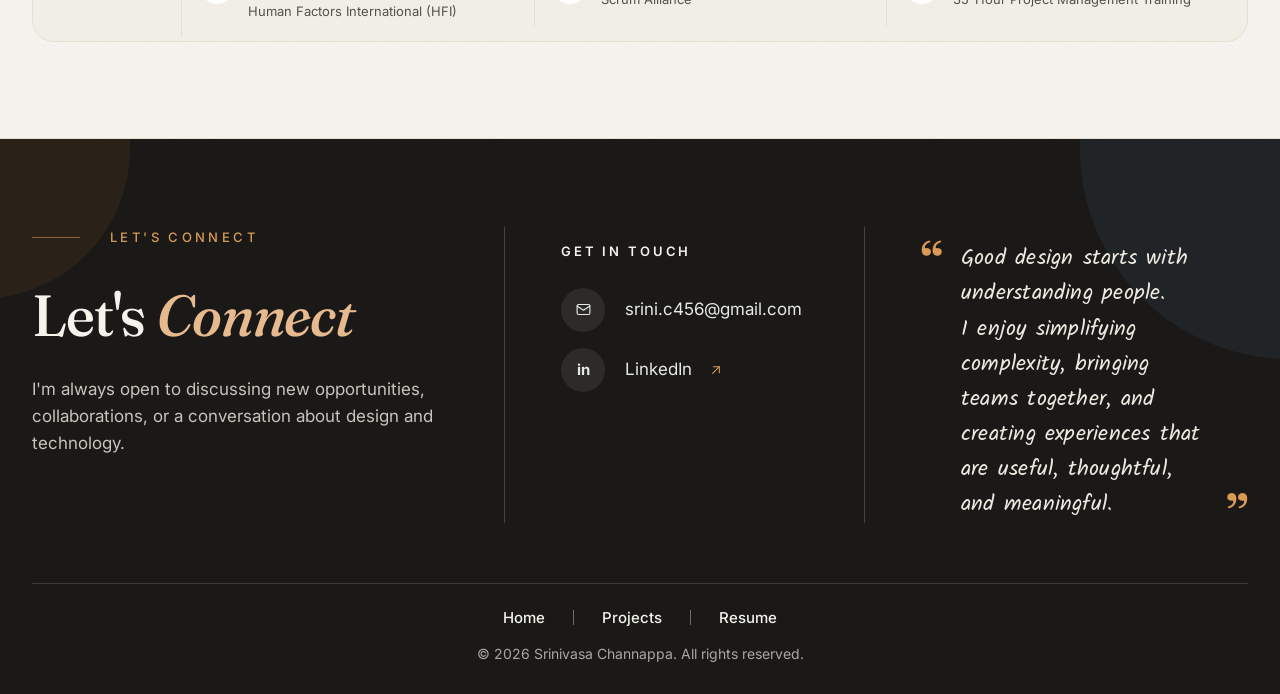
<file: resume.html>
<!DOCTYPE html>
<html lang="en">
<head>
  <meta charset="UTF-8" />
  <meta name="viewport" content="width=device-width, initial-scale=1.0" />
  <meta name="description" content="Srinivasa Channappa — resume. 19+ years leading UX strategy, enterprise product design and AI-first UX practice." />
  <title>Resume | Srinivasa Channappa</title>
  <link rel="preconnect" href="https://fonts.googleapis.com">
  <link rel="preconnect" href="https://fonts.gstatic.com" crossorigin>
  <link href="https://fonts.googleapis.com/css2?family=Fraunces:ital,opsz,wght@0,9..144,400;0,9..144,500;0,9..144,600;1,9..144,300;1,9..144,500&family=Inter:wght@400;500;600;700&family=Kalam:wght@300;400&display=swap" rel="stylesheet">
  <link rel="stylesheet" href="styles.css?v=8" />
</head>
<body id="top">

<a class="skip-link" href="#main">Skip to main content</a>

<!-- Icon sprite: all interface icons are real inline SVGs (aria-hidden, paired with visible/labelled text) rather than Unicode glyphs. -->
<svg class="sprite" aria-hidden="true" focusable="false">
  <defs>
    <symbol id="icon-menu" viewBox="0 0 24 24"><line x1="3" y1="6" x2="21" y2="6"/><line x1="3" y1="12" x2="21" y2="12"/><line x1="3" y1="18" x2="21" y2="18"/></symbol>
    <symbol id="icon-close" viewBox="0 0 24 24"><line x1="5" y1="5" x2="19" y2="19"/><line x1="19" y1="5" x2="5" y2="19"/></symbol>
    <symbol id="icon-mail" viewBox="0 0 24 24"><rect x="3" y="5" width="18" height="14" rx="2"/><polyline points="3,7 12,13 21,7"/></symbol>
    <symbol id="icon-arrow-right" viewBox="0 0 24 24"><line x1="4" y1="12" x2="19" y2="12"/><polyline points="13,6 19,12 13,18"/></symbol>
    <symbol id="icon-arrow-up" viewBox="0 0 24 24"><line x1="12" y1="20" x2="12" y2="5"/><polyline points="6,11 12,5 18,11"/></symbol>
    <symbol id="icon-download" viewBox="0 0 24 24"><line x1="12" y1="3" x2="12" y2="15"/><polyline points="7,10 12,15 17,10"/><line x1="4" y1="19" x2="20" y2="19"/></symbol>
    <symbol id="icon-shield" viewBox="0 0 24 24"><path d="M12 3l7 3v6c0 4.5-3 7.5-7 9-4-1.5-7-4.5-7-9V6z"/><polyline points="9,12 11,14 15,10"/></symbol>
    <symbol id="icon-refresh" viewBox="0 0 24 24"><path d="M4 12a8 8 0 0 1 14-5.3M20 12a8 8 0 0 1-14 5.3"/><polyline points="18,3 18,7 14,7"/><polyline points="6,21 6,17 10,17"/></symbol>
    <symbol id="icon-clipboard" viewBox="0 0 24 24"><rect x="6" y="4" width="12" height="17" rx="2"/><rect x="9" y="2" width="6" height="4" rx="1"/><polyline points="9,13 11,15 15,10"/></symbol>
    <symbol id="icon-compass" viewBox="0 0 24 24"><circle cx="12" cy="12" r="9"/><polygon points="14.5,9.5 12,12 9.5,14.5"/></symbol>
    <symbol id="icon-layers" viewBox="0 0 24 24"><polyline points="12,3 21,8 12,13 3,8 12,3"/><polyline points="3,13 12,18 21,13"/></symbol>
    <symbol id="icon-search" viewBox="0 0 24 24"><circle cx="10.5" cy="10.5" r="6.5"/><line x1="15.3" y1="15.3" x2="21" y2="21"/></symbol>
    <symbol id="icon-grid" viewBox="0 0 24 24"><rect x="3" y="3" width="8" height="8" rx="1.5"/><rect x="13" y="3" width="8" height="8" rx="1.5"/><rect x="3" y="13" width="8" height="8" rx="1.5"/><rect x="13" y="13" width="8" height="8" rx="1.5"/></symbol>
    <symbol id="icon-users" viewBox="0 0 24 24"><circle cx="9" cy="8" r="3.3"/><path d="M3 20c0-3.3 2.7-6 6-6s6 2.7 6 6"/><circle cx="17" cy="9" r="2.6"/><path d="M15.5 14.2c2.6.4 4.5 2.6 4.5 5.3"/></symbol>
    <symbol id="icon-sparkle" viewBox="0 0 24 24"><path d="M12 3l1.8 5.2L19 10l-5.2 1.8L12 17l-1.8-5.2L5 10l5.2-1.8L12 3z"/></symbol>
    <symbol id="icon-target" viewBox="0 0 24 24"><circle cx="12" cy="12" r="8.5"/><circle cx="12" cy="12" r="5"/><circle cx="12" cy="12" r="1.4" fill="currentColor" stroke="none"/></symbol>
    <symbol id="icon-graduate" viewBox="0 0 24 24"><path d="M12 4L2 9l10 5 10-5-10-5z"/><path d="M6 11.5V17c0 1.4 2.7 3 6 3s6-1.6 6-3v-5.5"/></symbol>
    <symbol id="icon-briefcase" viewBox="0 0 24 24"><rect x="3" y="7" width="18" height="13" rx="2"/><path d="M8 7V5a2 2 0 0 1 2-2h4a2 2 0 0 1 2 2v2"/></symbol>
  </defs>
</svg>

<header class="site-header">
  <div class="container nav-wrap">
    <a class="brand" href="index.html" aria-label="Srinivasa Channappa, home">
      <strong>Srinivasa Channappa</strong>
      <span>HFI-CUA &nbsp;·&nbsp; UX Design Leader &nbsp;·&nbsp; UX Strategy &nbsp;·&nbsp; AI-First UX</span>
    </a>

    <button class="menu-toggle" id="menuToggle" aria-label="Open navigation menu" aria-expanded="false" aria-controls="primaryNav">
      <svg class="icon icon-open" aria-hidden="true"><use href="#icon-menu"/></svg>
      <svg class="icon icon-close" aria-hidden="true"><use href="#icon-close"/></svg>
    </button>

    <nav class="main-nav" id="primaryNav" aria-label="Primary">
      <a href="index.html">Home</a>
      <a href="index.html#work">Projects</a>
      <a class="active" href="resume.html" aria-current="page">Resume</a>
      <span class="nav-divider" role="presentation"></span>
      <a class="nav-icon" href="https://www.linkedin.com/" target="_blank" rel="noopener" aria-label="Srinivasa on LinkedIn (opens in a new tab)">in</a>
      <span class="nav-divider" role="presentation"></span>
      <a class="email-link" href="mailto:srini.c456@gmail.com"><svg class="icon" aria-hidden="true"><use href="#icon-mail"/></svg><span>srini.c456@gmail.com</span></a>
    </nav>
  </div>
</header>

<main id="main">
  <!-- RESUME HERO -->
  <section class="hero section resume-hero">
    <div class="container">
      <p class="section-number"><span aria-hidden="true"></span>Resume</p>
      <div class="hero-grid resume-hero-grid">
        <div>
           <p class="resume-quote">" A UX design leader and mentor passionate about empowering teams, driving collaboration, and creating meaningful digital experiences — one thoughtful interaction at a time "</p>
        </div>
        <div class="resume-portrait-wrap">
          <div class="resume-portrait" role="img" aria-label="Portrait of Srinivasa Channappa">
            <img src="assets/resume-portrait.png" alt="" />
          </div>
        </div>
      </div>
      <p class="resume-lede"><strong>UX design leader with 19+ years of experience</strong> across UX strategy, user-centered design, research, interaction design, information architecture, enterprise product design, and frontend development. I lead end-to-end UX initiatives for complex enterprise and healthcare products, partnering with business leaders, product owners, BAs, engineering, and QA teams to turn complex requirements into intuitive, scalable experiences.</p>
      <p class="resume-lede">My work combines <strong>human-centered UX, design systems, accessibility, design-to-development collaboration, and AI-first approaches</strong> using tools such as Figma, Figma Make, GitHub, and GitHub Copilot, ChatGPT, Claude.</p>
      <div class="leadership-focus">
        <span class="focus-title">Leadership Focus</span>
        <div class="tag-cloud focus-cloud">
          <span class="tag-chip">UX Strategy</span>
          <span class="tag-chip">Enterprise Experience Design</span>
          <span class="tag-chip">Design Systems</span>
          <span class="tag-chip">AI-First UX</span>
          <span class="tag-chip">Cross-Functional Leadership</span>
          <span class="tag-chip">Design-to-Development</span>
        </div>
      </div>
    </div>
  </section>

  <!-- TOOLS & EXPERTISE -->
  <section class="section bring" id="tools">
    <div class="container">
      <p class="section-number"><span aria-hidden="true"></span>01</p>
      <h2>Tools &amp; <em class="hl">Expertise</em></h2>

      <div class="tool-groups">
        <div class="tool-group">
          <h3>Design &amp; Prototyping</h3>
          <div class="tag-cloud"><span class="tag-chip">Figma</span><span class="tag-chip">Figma Make</span><span class="tag-chip">Sketch</span><span class="tag-chip">Adobe XD</span><span class="tag-chip">Balsamiq</span><span class="tag-chip">InVision</span><span class="tag-chip">Zeplin</span></div>
        </div>
        <div class="tool-group">
          <h3>UX &amp; Product Design</h3>
          <div class="tag-cloud"><span class="tag-chip">User Research</span><span class="tag-chip">Personas</span><span class="tag-chip">Journey Mapping</span><span class="tag-chip">Information Architecture</span><span class="tag-chip">Interaction Design</span><span class="tag-chip">Wireframing</span><span class="tag-chip">Responsive &amp; Mobile Design</span><span class="tag-chip">Visual Design</span><span class="tag-chip">Prototyping</span><span class="tag-chip">Usability Testing</span><span class="tag-chip">Formative &amp; Summative Testing</span><span class="tag-chip">Heuristic Evaluation</span><span class="tag-chip">Development</span></div>
        </div>
        <div class="tool-group">
          <h3>Design Systems &amp; Accessibility</h3>
          <div class="tag-cloud"><span class="tag-chip">UI Standards</span><span class="tag-chip">Reusable Components</span><span class="tag-chip">WCAG</span><span class="tag-chip">Accessibility Standards</span><span class="tag-chip">Inclusive Design</span><span class="tag-chip">ARIA</span></div>
        </div>
        <div class="tool-group">
          <h3>AI-First UX</h3>
          <div class="tag-cloud"><span class="tag-chip">Conversational UX</span><span class="tag-chip">AI-Assisted Design</span><span class="tag-chip">AI-Driven UX Exploration</span><span class="tag-chip">ChatGPT</span><span class="tag-chip">Claude</span><span class="tag-chip">Figma Make</span><span class="tag-chip">GitHub Copilot</span><span class="tag-chip">Prompt-Driven Prototyping</span></div>
        </div>
        <div class="tool-group">
          <h3>Technology &amp; Handoff</h3>
          <div class="tag-cloud"><span class="tag-chip">HTML</span><span class="tag-chip">CSS</span><span class="tag-chip">SASS</span><span class="tag-chip">Bootstrap</span><span class="tag-chip">Material UI</span><span class="tag-chip">Angular</span><span class="tag-chip">React</span><span class="tag-chip">Design-to-Development Handoff</span></div>
        </div>
      </div>
    </div>
  </section>

  <!-- LEADERSHIP & CORE CAPABILITIES -->
  <section class="section" id="capabilities">
    <div class="container">
      <p class="section-number"><span aria-hidden="true"></span>02</p>
      <h2>Leadership &amp; <em class="hl">Core Capabilities</em></h2>
      <div class="tool-groups capabilities-groups">
        <div class="tool-group">
          <h3>UX Leadership &amp; Strategy</h3>
          <div class="tag-cloud"><span class="tag-chip">UX Vision</span><span class="tag-chip">Design Strategy</span><span class="tag-chip">Discovery</span><span class="tag-chip">Design Leadership</span><span class="tag-chip">Product Vision</span><span class="tag-chip">Design Systems &amp; Standards</span><span class="tag-chip">Requirement Analysis</span><span class="tag-chip">Stakeholder Alignment</span><span class="tag-chip">Design Reviews</span><span class="tag-chip">UX Governance</span><span class="tag-chip">Cross-Functional Collaboration</span><span class="tag-chip">Design Critique</span><span class="tag-chip">Team Mentoring</span></div>
        </div>
        <div class="tool-group">
          <h3>Enterprise Product Design</h3>
          <div class="tag-cloud"><span class="tag-chip">Complex Workflows</span><span class="tag-chip">Enterprise Applications</span><span class="tag-chip">Role-Based Experiences</span><span class="tag-chip">Dashboards</span><span class="tag-chip">Data-Intensive Products</span></div>
        </div>
        <div class="tool-group">
          <h3>AI-First UX &amp; Design-to-Code</h3>
          <div class="tag-cloud"><span class="tag-chip">AI-Assisted Requirement Refinement</span><span class="tag-chip">Figma Make</span><span class="tag-chip">Prompt-Driven Prototyping</span><span class="tag-chip">AI-Assisted Design Iteration</span><span class="tag-chip">Design-to-Code Collaboration</span></div>
        </div>
        <div class="tool-group">
          <h3>Leadership &amp; Collaboration</h3>
          <div class="tag-cloud"><span class="tag-chip">Cross-Functional Leadership</span><span class="tag-chip">Stakeholder Workshops</span><span class="tag-chip">Mentoring &amp; Guidance</span><span class="tag-chip">Agile/Scrum</span><span class="tag-chip">Product/Business/Engineering Partnership</span></div>
        </div>
      </div>
    </div>
  </section>

  <!-- PROFESSIONAL EXPERIENCE -->
  <section class="section process" id="experience">
    <div class="container">
      <p class="section-number"><span aria-hidden="true"></span>03</p>
      <div class="process-heading">
        <h2>Professional <em class="hl">Experience</em></h2>
        <p>19+ years leading UX across enterprise, healthcare and insurance products — from hands-on design through strategy, governance and cross-functional leadership.</p>
      </div>

      <ol class="exp-timeline">
        <li class="exp-entry">
          <div class="exp-head">
            <div class="exp-icon" aria-hidden="true"><svg class="icon"><use href="#icon-briefcase"/></svg></div>
            <div>
              <h3>WinWire Technologies India Pvt. Ltd. <span>— Lead UX</span></h3>
              <p class="exp-meta">Bengaluru &nbsp;·&nbsp; 2019 – Present</p>
            </div>
          </div>
          <ul>
            <li><b>Lead UX strategy and end-to-end experience design</b> across complex enterprise applications, guiding discovery, requirements analysis, information architecture, interaction design, prototyping, and UX quality from concept through implementation.</li>
            <li><b>Partner with business stakeholders, Product Owners, Business Analysts, engineering, and QA</b> to frame problems, clarify complex requirements, facilitate design decisions, and align user needs with business and technical constraints.</li>
            <li><b>Lead UX workshops and discovery activities,</b> translating complex business processes into personas, journeys, task flows, information architectures, wireframes, and high-fidelity prototypes across enterprise and healthcare products.</li>
            <li><b>Drive design-system thinking and UX governance</b> through reusable patterns, component standards, responsive design, accessibility, branding consistency, and design quality standards across solutions.</li>
            <li><b>Establish design quality through reviews and implementation feedback,</b> working closely with frontend teams to ensure design intent, interaction patterns, and approved UX are carried consistently into the delivered product.</li>
            <li><b>Champion AI-first UX workflows</b> using Figma and Figma Make for rapid exploration and AI-assisted prototyping, while experimenting with Codex, Claude, VS Code, and GitHub Copilot to strengthen design-to-code collaboration.</li>
            <li><b>Support modernization of legacy enterprise workflows,</b> balancing user needs, business rules, compliance considerations, technical feasibility, and implementation constraints to simplify complex experiences.</li>
            <li><b>Mentor and guide UX team members,</b> facilitate design discussions and critiques, and collaborate with distributed and client teams to strengthen design quality, usability, and delivery outcomes.</li>
          </ul>
        </li>

        <li class="exp-entry">
          <div class="exp-head">
            <div class="exp-icon" aria-hidden="true"><svg class="icon"><use href="#icon-briefcase"/></svg></div>
            <div>
              <h3>Indegene Pvt. Ltd. <span>— Web Lead</span></h3>
              <p class="exp-meta">Bengaluru &nbsp;·&nbsp; Jul 2017 – 2019</p>
            </div>
          </div>
          <ul>
            <li><b>Led UX and web design initiatives across the project lifecycle,</b> providing experience direction and responsive solutions across desktop, tablet, and mobile experiences.</li>
            <li><b>Developed UX strategies aligned with business objectives,</b> supporting sales teams with pre-sales UX approaches, solution concepts, and commercial estimates.</li>
            <li><b>Partnered with Business Analysts and stakeholders</b> on strategy planning, requirement understanding, approach definition, and presentation of UX solutions.</li>
            <li><b>Collaborated with onsite and cross-functional teams</b> to translate requirements into UI/UX solutions, prototypes, and responsive design deliverables.</li>
            <li><b>Provided UX guidance through implementation,</b> working with frontend teams to maintain design consistency, usability, and quality across delivered experiences.</li>
          </ul>
        </li>

        <li class="exp-entry">
          <div class="exp-head">
            <div class="exp-icon" aria-hidden="true"><svg class="icon"><use href="#icon-briefcase"/></svg></div>
            <div>
              <h3>EVRY India Pvt. Ltd. <span>— Senior UX Designer / UX Lead</span></h3>
              <p class="exp-meta">Bengaluru &nbsp;·&nbsp; 2014 – 2017</p>
            </div>
          </div>
          <ul>
            <li><b>Led UX design activities for complex, multi-platform products</b> within Agile delivery teams, translating customer and business needs into intuitive and usable digital experiences.</li>
            <li><b>Collaborated closely with Product Managers, Scrum Masters, Business Analysts, and engineering teams</b> across discovery, requirements understanding, wireframing, prototyping, and responsive dashboard design.</li>
            <li><b>Provided UX direction across projects,</b> contributing to estimation and planning while driving consistency in interaction patterns, usability, and UI quality.</li>
          </ul>
        </li>

        <li class="exp-entry exp-entry-compact">
          <div class="exp-head">
            <div class="exp-icon" aria-hidden="true"><svg class="icon"><use href="#icon-briefcase"/></svg></div>
            <div>
              <h3>Nichepro Technologies <span>— Senior UI Designer</span></h3>
              <p class="exp-meta">Bengaluru &nbsp;·&nbsp; 2013 – 2014</p>
            </div>
          </div>
        </li>

        <li class="exp-entry exp-entry-compact">
          <div class="exp-head">
            <div class="exp-icon" aria-hidden="true"><svg class="icon"><use href="#icon-briefcase"/></svg></div>
            <div>
              <h3>AdSOFT Solutions <span>— Web Designer</span></h3>
              <p class="exp-meta">Bengaluru &nbsp;·&nbsp; 2008 – 2013</p>
            </div>
          </div>
        </li>
      </ol>
    </div>
  </section>

  <!-- EDUCATION & CERTIFICATIONS -->
  <section class="hero section" id="credentials-section">
    <div class="container">
      <p class="section-number"><span aria-hidden="true"></span>04</p>
      <h2>Education &amp; <em class="hl">Certifications</em></h2>
    </div>
    <div class="container credentials-wrap">
      <div class="credentials credentials-3">
        <span class="cred-title">Education</span>
        <div class="cred"><span class="cred-icon"><svg class="icon" aria-hidden="true"><use href="#icon-graduate"/></svg></span><span><strong>M.Sc. Information Technology</strong><small>Sikkim Manipal University</small></span></div>
        <div class="cred"><span class="cred-icon"><svg class="icon" aria-hidden="true"><use href="#icon-graduate"/></svg></span><span><strong>Post Graduate Diploma in IT (PGDIT)</strong><small>Vinayaka Missions University</small></span></div>
        <div class="cred"><span class="cred-icon"><svg class="icon" aria-hidden="true"><use href="#icon-sparkle"/></svg></span><span><strong>Diploma in Web Graphics &amp; Web Animation</strong><small>Arena Animation Academy</small></span></div>
      </div>
    </div>
    <div class="container credentials-wrap">
      <div class="credentials credentials-3">
        <span class="cred-title">Certifications</span>
        <div class="cred"><span class="cred-icon"><svg class="icon" aria-hidden="true"><use href="#icon-shield"/></svg></span><span><strong>HFI Certified Usability Analyst (CUA)</strong><small>Human Factors International (HFI)</small></span></div>
        <div class="cred"><span class="cred-icon"><svg class="icon" aria-hidden="true"><use href="#icon-refresh"/></svg></span><span><strong>Certified ScrumMaster (CSM)</strong><small>Scrum Alliance</small></span></div>
        <div class="cred"><span class="cred-icon"><svg class="icon" aria-hidden="true"><use href="#icon-clipboard"/></svg></span><span><strong>PMP Exam Preparation</strong><small>35-Hour Project Management Training</small></span></div>
      </div>
    </div>
  </section>
</main>

<!-- FOOTER -->
<footer class="footer" id="contact">
  <div class="container footer-main">
    <div class="footer-copy">
      <p class="eyebrow"><span aria-hidden="true"></span>Let's connect</p>
      <h2>Let's <em class="hl">Connect</em></h2>
      <p>I'm always open to discussing new opportunities, collaborations, or a conversation about design and technology.</p>
    </div>
    <div class="footer-contact">
      <p class="footer-label">Get in touch</p>
      <a href="mailto:srini.c456@gmail.com"><span class="footer-icon"><svg class="icon" aria-hidden="true"><use href="#icon-mail"/></svg></span> srini.c456@gmail.com</a>
      <a href="https://www.linkedin.com/" target="_blank" rel="noopener"><span class="footer-icon" aria-hidden="true">in</span> LinkedIn <svg class="icon ext-arrow" viewBox="0 0 24 24" aria-hidden="true"><line x1="7" y1="17" x2="17" y2="7"/><polyline points="8,7 17,7 17,16"/></svg></a>
    </div>
    <div class="footer-note">
      <blockquote class="footer-quote">
        <p>Good design starts with understanding people.<br>I enjoy simplifying complexity, bringing teams together, and creating experiences that are useful, thoughtful, and meaningful.</p>
      </blockquote>
    </div>
  </div>
  <div class="container footer-bottom">
    <nav class="footer-links" aria-label="Footer">
      <a href="index.html">Home</a><a href="index.html#work">Projects</a><a class="active" href="resume.html" aria-current="page">Resume</a>
    </nav>
    <span>© 2026 Srinivasa Channappa. All rights reserved.</span>
  </div>
</footer>

<button class="to-top" id="toTop" aria-label="Scroll back to top"><svg class="icon" aria-hidden="true"><use href="#icon-arrow-up"/></svg></button>
<div class="toast" id="toast" role="status" aria-live="polite"></div>
<script src="script.js?v=8"></script>
</body>
</html>
</file>
<file: styles.css>
/* =========================================================
   Design tokens — warm editorial palette, verified WCAG AA
   ========================================================= */
:root{
  --paper:#faf8f3;       /* page background */
  --surface:#ffffff;     /* card surfaces */
  --surface-2:#f1eee6;   /* soft section tint / icon chips */
  --ink:#1a1917;         /* primary text */
  --ink-2:#55524a;       /* secondary text */
  --line:#e3dfd3;        /* hairline borders, decorative */
  --line-strong:#cfc9b8; /* functional borders (hover states) */
  --brand:#2e3a46;       /* deep slate — primary accent, buttons */
  --brand-dark:#1f2830;  /* brand hover */
  --brand-soft:#e4e8ea;  /* brand tint background */
  --accent:#8f5722;      /* warm clay — used sparingly */
  --accent-soft:#f3e7da; /* accent tint background */
  --footer-bg:#1a1917;
  --footer-ink-2:#c7c4bb;
  --band:#f2efe6;        /* alternate section band, one notch deeper than paper */
  --focus:#1450c4;       /* visible focus ring, meets 3:1 on paper & white */
  --max:1224px;
  --radius-lg:22px;
  --radius-md:16px;
  --shadow:0 10px 30px rgba(26,25,23,.08);
  --shadow-lift:0 18px 42px -16px rgba(26,25,23,.26);
  --ease:cubic-bezier(.22,.61,.36,1);
}

/* =========================================================
   Base
   ========================================================= */
*{box-sizing:border-box}
html{scroll-behavior:smooth}
body{
  margin:0;background:var(--paper);color:var(--ink);
  font-family:'Inter',-apple-system,BlinkMacSystemFont,'Segoe UI',sans-serif;
  -webkit-font-smoothing:antialiased;line-height:1.5;
}
a{color:inherit;text-decoration:none}
button{font:inherit;cursor:pointer;background:none}
img{max-width:100%;display:block}
h1,h2,h3,h4{font-family:'Fraunces',Georgia,serif;font-weight:500;letter-spacing:-.01em;margin:0}
.container{width:min(var(--max),calc(100% - 64px));margin:auto}
.section{position:relative;padding:96px 0;border-bottom:1px solid var(--line)}
/* Alternating background bands so each fold reads as its own segment while scrolling */
.bring{background:var(--band)}
.work{background:var(--band)}

/* Skip link */
.skip-link{
  position:absolute;left:16px;top:-60px;z-index:1000;background:var(--ink);color:#fff;
  padding:12px 20px;border-radius:10px;font-size:14px;font-weight:600;transition:top .2s var(--ease);
}
.skip-link:focus{top:16px}

/* Focus visibility — consistent, high-contrast ring everywhere */
:focus{outline:none}
a:focus-visible,button:focus-visible,[tabindex]:focus-visible,input:focus-visible{
  outline:2.5px solid var(--focus);outline-offset:3px;border-radius:6px;
}
.portrait-ring:focus-visible{outline-offset:6px}

/* Icons */
.icon{width:18px;height:18px;fill:none;stroke:currentColor;stroke-width:1.6;stroke-linecap:round;stroke-linejoin:round;flex:none;vertical-align:-3px}
.sprite{position:absolute;width:0;height:0;overflow:hidden}

/* =========================================================
   Header
   ========================================================= */
.site-header{position:sticky;top:0;z-index:100;background:rgba(250,248,243,.92);backdrop-filter:blur(14px);border-bottom:1px solid var(--line)}
.nav-wrap{min-height:78px;display:flex;align-items:center;justify-content:space-between;gap:30px}
.brand{display:flex;flex-direction:column;gap:5px}
.brand strong{font-family:'Fraunces',serif;font-size:23px;letter-spacing:-.02em;font-weight:500}
.brand span{font-size:13px;color:var(--ink-2)}
.main-nav{display:flex;align-items:center;gap:28px;font-size:14px;font-weight:500;color:var(--ink-2)}
.main-nav a{position:relative;padding:10px 0}
.main-nav a:hover,.main-nav .active{color:var(--ink)}
.main-nav .active:after{content:"";position:absolute;left:0;right:0;bottom:2px;height:2px;background:var(--accent)}
.nav-icon{width:26px;height:26px;border-radius:7px;background:var(--brand);color:#fff!important;display:grid;place-items:center;font-weight:700;font-size:13px;padding:0!important}
.nav-icon:hover{background:var(--brand-dark)}
.nav-divider{height:26px;width:1px;background:var(--line)}
.email-link{display:flex;align-items:center;gap:9px}
.menu-toggle{display:none;border:0;padding:6px;color:var(--ink);border-radius:8px}
.menu-toggle .icon{width:22px;height:22px}
.menu-toggle .icon-close{display:none}
.menu-toggle[aria-expanded="true"] .icon-open{display:none}
.menu-toggle[aria-expanded="true"] .icon-close{display:inline-block}

/* =========================================================
   Hero
   ========================================================= */
.hero{padding-top:20px;position:relative}
.hero::before{
  content:"";position:absolute;inset:0;
  background-image:url("[data-uri]");
  background-repeat:repeat;background-size:220px 220px;opacity:.05;mix-blend-mode:multiply;pointer-events:none;z-index:0;
}
.hero > .container{position:relative;z-index:1}
.hero-grid{display:grid;grid-template-columns:1.05fr .95fr;min-height:500px;align-items:center;gap:35px}

.eyebrow,.section-number{
  font-family:'Fraunces',serif;font-style:italic;font-size:15px;color:var(--accent);
  display:flex;align-items:center;gap:14px;margin:0;font-weight:500;
}
.eyebrow span,.section-number span{width:34px;height:1px;background:var(--accent);display:inline-block;opacity:.55}

.hero h1{font-size:56px;line-height:1.08;letter-spacing:-.02em;margin:30px 0 22px;max-width:700px;font-weight:500}
.hero p{font-size:18px;line-height:1.6;color:var(--ink-2);max-width:640px;margin:0}
.love-line{font-family:'Fraunces',serif;font-style:italic;font-size:22px!important;color:var(--ink)!important;margin-top:18px!important}
.hero-actions{display:flex;align-items:center;gap:32px;margin-top:30px;flex-wrap:wrap}

/* Highlight treatment — an italic serif + hand-drawn underline instead of a flat color swap */
em.hl{
  font-style:italic;font-weight:500;color:var(--ink);position:relative;background-image:linear-gradient(transparent 78%,var(--accent-soft) 78%);
}
.footer em.hl{background-image:none;color:#e7b98e}

.btn{display:inline-flex;align-items:center;justify-content:center;gap:12px;padding:16px 26px;border-radius:999px;font-weight:600;font-size:14.5px;transition:.25s var(--ease);border:1px solid transparent}
.btn .icon{width:16px;height:16px}
.btn-dark{background:var(--brand);color:#fff}
.btn-dark:hover{background:var(--brand-dark);transform:translateY(-2px);box-shadow:var(--shadow-lift)}
.text-link{font-weight:600;border-bottom:1.5px solid var(--ink);padding-bottom:4px;display:inline-flex;align-items:center;gap:8px}
.text-link .icon{width:14px;height:14px}
.text-link:hover{color:var(--accent);border-color:var(--accent)}

.hero-visual{height:500px;position:relative;display:grid;place-items:center}
.hero-visual [data-depth]{--px:0px;--py:0px;transition:transform .5s var(--ease)}
.portrait-ring{
  width:340px;height:340px;border-radius:50%;border:12px solid var(--surface);
  box-shadow:0 0 0 1px var(--line),0 0 0 30px var(--surface-2);overflow:hidden;background:var(--surface-2);
  cursor:pointer;--ps:1;transform:translate(var(--px),var(--py)) scale(var(--ps));
  transition:transform .45s var(--ease),box-shadow .45s ease;
}
.portrait-ring:hover,.portrait-ring:focus-visible{--ps:1.035;box-shadow:0 0 0 1px var(--line),0 0 0 30px var(--surface-2),var(--shadow-lift)}
.portrait-ring img{width:100%;height:100%;object-fit:cover;object-position:center 48%;filter:grayscale(35%) url(#waveDistort);transition:filter .1s linear}
.orbit{position:absolute;border:1px dashed var(--line-strong);border-radius:50%;transform:translate(var(--px),var(--py));transition:border-color .4s ease}
.orbit-a{width:470px;height:470px}.orbit-b{width:390px;height:390px}
.hero-visual:hover .orbit{border-color:var(--accent)}
.cap{
  position:absolute;background:var(--surface);border:1px solid var(--line);box-shadow:var(--shadow);
  border-radius:999px;padding:10px 18px 10px 10px;display:flex;align-items:center;gap:11px;font-size:13px;font-weight:600;line-height:1.25;
  --tx:0px;--ty:0px;--s:1;transform:translate(calc(var(--tx) + var(--px)),calc(var(--ty) + var(--py))) scale(var(--s));
  transition:transform .3s var(--ease),box-shadow .3s ease,border-color .3s ease;
}
.cap:hover{--ty:-4px;--s:1.045;box-shadow:var(--shadow-lift);border-color:var(--line-strong);z-index:2}
.icon-badge{width:38px;height:38px;border-radius:50%;display:grid;place-items:center;background:var(--surface-2);color:var(--brand);transition:background .3s ease,color .3s ease}
.icon-badge-ai{background:var(--accent-soft);color:var(--accent);font-family:'Fraunces',serif;font-weight:600;font-size:13px}
.cap:hover .icon-badge{background:var(--brand);color:#fff}
.cap:hover .icon-badge-ai{background:var(--accent);color:#fff}
.cap-1{top:30px;left:16px}.cap-2{top:70px;right:0}.cap-3{top:260px;right:-10px}.cap-4{top:265px;left:-28px}.cap-5{bottom:18px;left:50%;--tx:-50%}

/* Keyword click → white mask sweeps over the portrait from the clicked keyword's side,
   then the title/description fade up. Layered on top of the existing hover effects. */
.cap{cursor:pointer}
.cap:focus-visible{outline:2px solid var(--accent);outline-offset:3px}
.cap.is-active{border-color:var(--accent)}
.portrait-ring{position:relative}
.portrait-info{
  position:absolute;inset:0;z-index:2;background:var(--surface);border-radius:50%;
  display:grid;place-items:center;text-align:center;cursor:default;
  --ox:50%;--oy:50%;clip-path:circle(0% at var(--ox) var(--oy));visibility:hidden;
  transition:clip-path .6s cubic-bezier(.65,0,.35,1),visibility 0s linear .6s;
}
.portrait-info.open{clip-path:circle(150% at var(--ox) var(--oy));visibility:visible;transition:clip-path .7s cubic-bezier(.65,0,.35,1),visibility 0s}
.portrait-info-body{padding:0 17%;opacity:0;transform:translateY(10px);transition:opacity .25s ease,transform .25s ease}
.portrait-info.open .portrait-info-body{opacity:1;transform:none;transition:opacity .45s ease .3s,transform .45s var(--ease) .3s}
.portrait-info.open .portrait-info-body.swap{animation:infoSwap .45s var(--ease)}
@keyframes infoSwap{from{opacity:0;transform:translateY(10px)}to{opacity:1;transform:none}}
.portrait-info-body .icon-badge{margin:0 auto 12px;background:var(--brand);color:#fff}
.portrait-info-body .icon-badge-ai{background:var(--accent);color:#fff}
.portrait-info h3{font-family:'Fraunces',serif;font-weight:500;font-size:21px;line-height:1.2;margin:0 0 10px;color:var(--ink)}
.portrait-info p{font-size:14px;line-height:1.55;color:var(--ink-2);margin:0}
/* Close sits just inside the circle's top-right edge */
.portrait-info-close{
  position:absolute;top:15%;right:17%;width:34px;height:34px;border-radius:50%;border:1px solid var(--line);
  background:var(--surface);color:var(--ink);display:grid;place-items:center;cursor:pointer;padding:0;
  transition:background .2s ease,color .2s ease,transform .2s ease;
}
.portrait-info-close:hover,.portrait-info-close:focus-visible{background:var(--ink);color:#fff;transform:rotate(90deg)}
.portrait-info-close .icon{width:15px;height:15px}
@media(prefers-reduced-motion:reduce){
  .hero-visual [data-depth],.portrait-ring,.orbit,.cap,.reveal,.btn,.cap-card,.project-card{transition:none!important}
  .portrait-ring:hover,.portrait-ring:focus-visible{transform:none}
  .portrait-info,.portrait-info.open,.portrait-info-body,.portrait-info.open .portrait-info-body,.portrait-info-close{transition:none!important}
  .portrait-info-body.swap{animation:none!important}
}

.stats-row{display:grid;grid-template-columns:repeat(4,1fr);border-top:1px solid var(--line);border-bottom:1px solid var(--line);margin-top:26px}
.stat{min-height:108px;display:flex;align-items:center;gap:17px;padding:22px 28px;border-right:1px solid var(--line)}
.stat:last-child{border-right:0}
.stat-icon{width:27px;height:27px;color:var(--accent);stroke-width:1.4}
.stat strong{display:block;font-family:'Fraunces',serif;font-size:24px;line-height:1.1;font-weight:500}
.stat small{display:block;font-size:15px;margin-top:4px}
.stat em{display:block;font-size:13px;font-style:normal;color:var(--ink-2);margin-top:6px}

/* Credentials — same light stripe treatment as the process callout, for visual consistency */
.credentials-wrap{margin-top:30px}
.credentials{
  display:grid;grid-template-columns:140px repeat(4,1fr);align-items:center;
  background:var(--surface-2);border:1px solid var(--line);border-radius:var(--radius-lg);
  padding:4px 8px;min-height:104px;
}
.cred-title{font-family:'Fraunces',serif;font-style:italic;color:var(--ink-2);font-size:15px;padding-left:20px}
.cred{display:flex;align-items:center;gap:14px;border-left:1px solid var(--line);padding:16px 18px}
.cred-icon{color:var(--accent);width:34px;height:34px;background:var(--surface);border-radius:50%;display:grid;place-items:center;flex:none}
.cred-icon .icon{width:16px;height:16px}
.cred strong{display:block;font-size:15px;color:var(--ink)}
.cred small{display:block;color:var(--ink-2);margin-top:3px;font-size:13px}

/* =========================================================
   What I bring
   ========================================================= */
.section-grid{display:grid;grid-template-columns:.8fr 1.2fr;gap:70px}
.section-intro h2,.process h2,.work h2{font-size:48px;line-height:1.08;letter-spacing:-.015em;margin:28px 0;font-weight:500}
.section-intro p{font-size:16.5px;line-height:1.65;color:var(--ink-2);margin:0 0 23px}
.capability-grid{display:grid;grid-template-columns:1fr 1fr;gap:16px}
.cap-card{
  background:var(--surface);border:1px solid var(--line);border-radius:var(--radius-md);padding:20px;
  display:grid;grid-template-columns:56px 1fr;gap:16px;align-items:center;min-height:120px;
  box-shadow:0 2px 10px rgba(26,25,23,.03);transition:.25s var(--ease);
}
.cap-card:hover{transform:translateY(-3px);box-shadow:var(--shadow);border-color:var(--line-strong)}
.cap-icon{width:52px;height:52px;border-radius:50%;display:grid;place-items:center;background:var(--surface-2);color:var(--brand)}
.cap-icon .icon{width:22px;height:22px}
.cap-icon-ai{background:var(--accent-soft);color:var(--accent);font-family:'Fraunces',serif;font-weight:600;font-size:14px}
.cap-card h3{font-size:15.5px;margin:0 0 6px;letter-spacing:-.01em;font-weight:600;font-family:'Inter',sans-serif}
.cap-card p{font-size:13.5px;line-height:1.4;color:var(--ink-2);margin:0}

/* =========================================================
   Design Process — signature timeline moment
   ========================================================= */
.process-heading{margin-bottom:38px}
.process-heading h2{margin:24px 0 18px}
.process-heading p{color:var(--ink-2);line-height:1.65;font-size:15.5px;margin:0;max-width:none}
.process-grid{display:grid;grid-template-columns:1fr;gap:22px}
.process-card{background:var(--surface);border:1px solid var(--line);border-radius:var(--radius-lg);padding:26px;box-shadow:0 2px 12px rgba(26,25,23,.03)}
.process-card-trad{border-top:3px solid var(--brand)}
.process-card-ai{border-top:3px solid var(--accent)}
.process-title{display:grid;grid-template-columns:52px 1fr auto;gap:15px;align-items:start}
.process-icon{width:52px;height:52px;border-radius:50%;display:grid;place-items:center;background:var(--surface-2);color:var(--brand)}
.process-icon .icon{width:23px;height:23px}
.process-icon-ai{background:var(--accent-soft);color:var(--accent);font-family:'Fraunces',serif;font-weight:600;font-size:14px}
.process-title h3{font-size:19px;margin:3px 0 5px;font-weight:600;font-family:'Inter',sans-serif}
.process-title p{font-size:13px;color:var(--ink-2);line-height:1.45;margin:0}
.pill{font-size:13px;letter-spacing:.02em;background:var(--surface-2);color:var(--brand);padding:7px 12px;border-radius:999px;white-space:nowrap;font-weight:600}
.pill-ai{background:var(--accent-soft);color:var(--accent)}

.steps{list-style:none;margin:30px 0 0;padding:0;display:grid;grid-template-columns:repeat(5,1fr);gap:0;position:relative;text-align:center}
.steps.four{grid-template-columns:repeat(4,1fr)}
.steps:before{content:"";position:absolute;top:28px;left:10%;right:10%;height:1px;background:var(--line);z-index:0}
.steps li{position:relative;z-index:1;padding:0 8px}
.steps i{display:grid;place-items:center;width:56px;height:56px;margin:auto;border-radius:50%;background:var(--surface-2);color:var(--brand);font-style:normal;border:3px solid var(--surface)}
.process-card-ai .steps i{background:var(--accent-soft);color:var(--accent)}
.steps i .icon{width:22px;height:22px}
.steps b{display:block;font-size:14px;margin-top:11px;font-weight:600}
.steps small{display:block;color:var(--ink-2);font-size:13px;line-height:1.45;margin-top:5px}
.process-callout{display:grid;grid-template-columns:64px 1fr auto;align-items:center;gap:22px;margin-top:28px;padding:22px 30px;background:var(--surface-2);border:1px solid var(--line);border-radius:var(--radius-lg)}
.callout-icon{width:50px;height:50px;border-radius:50%;background:var(--surface);display:grid;place-items:center;color:var(--accent)}
.callout-icon .icon{width:22px;height:22px}
.process-callout h3{margin:0 0 6px;font-size:18px;font-weight:500}
.process-callout p{margin:0;color:var(--ink-2);font-size:13.5px;line-height:1.5}

/* =========================================================
   My Work
   ========================================================= */
.work-heading{margin:0 0 36px}
.work-heading h2{margin:24px 0 18px}
.work-heading p{font-size:15px;line-height:1.6;color:var(--ink-2);margin:0;max-width:none}
.project-grid{display:grid;grid-template-columns:repeat(4,1fr);gap:18px}
.project-card{position:relative;background:var(--surface);border:1px solid var(--line);border-radius:var(--radius-md);overflow:hidden;padding-bottom:24px;transition:.25s var(--ease)}
.project-card:hover{transform:translateY(-4px);box-shadow:var(--shadow-lift);border-color:var(--line-strong)}
.project-card img{width:100%;height:190px;object-fit:cover;display:block}.project-card .tag{display:inline-block;margin:16px 14px 8px;padding:5px 10px;border-radius:999px;background:var(--surface-2);color:var(--brand);font-size:13px;font-weight:600}
.project-card h3{font-family:'Fraunces',serif;font-size:21px;margin:0 14px 2px;font-weight:500}
.project-card h4{font-size:14px;font-weight:500;color:var(--ink-2);margin:0 14px 10px}
.project-card p{font-size:12.5px;line-height:1.5;color:var(--ink-2);margin:0 46px 0 14px}
.round-arrow{position:absolute;right:14px;bottom:23px;width:32px;height:32px;border-radius:50%;border:1px solid var(--line);background:var(--surface-2);color:var(--brand);transition:.2s var(--ease)}
.round-arrow .icon{width:14px;height:14px}
.round-arrow:hover{background:var(--brand);color:#fff;border-color:var(--brand)}
.explore-all{margin-top:28px}

/* =========================================================
   Footer
   ========================================================= */
.footer{background:var(--footer-bg);color:#f4f4ed;position:relative;overflow:hidden}
.footer:before,.footer:after{content:"";position:absolute;border-radius:50%;background:rgba(143,87,34,.14);pointer-events:none}
.footer:before{width:300px;height:300px;left:-170px;top:-140px}
.footer:after{width:420px;height:420px;right:-220px;top:-200px;background:rgba(46,58,70,.35)}
/* Footer — three columns (intro · contact · quote) split by hairlines, then centered nav + copyright */
.footer-main{position:relative;z-index:1;display:grid;grid-template-columns:1.3fr .95fr 1.2fr;gap:56px;padding:88px 0 60px}
.footer .eyebrow{color:#d99a56;font-family:'Inter',sans-serif;font-style:normal;font-weight:500;font-size:13px;letter-spacing:.26em;text-transform:uppercase;gap:30px}
.footer .eyebrow span{width:48px}
.footer .eyebrow span{background:#d99a56}
.footer h2{font-size:58px;letter-spacing:-.02em;margin:24px 0 14px;font-weight:500}
.footer p{color:var(--footer-ink-2);line-height:1.6;max-width:540px}
.footer-copy p:last-child{font-size:17px}
.footer-contact,.footer-note{border-left:1px solid rgba(255,255,255,.18);padding-left:56px;display:flex;flex-direction:column;justify-content:flex-start}
.footer .footer-label{font-size:13px;font-weight:600;letter-spacing:.22em;text-transform:uppercase;color:#f4f4ed;margin:14px 0 18px}
.footer-contact a{display:flex;align-items:center;gap:20px;margin:8px 0;color:#e8e9e3;font-size:17px}
.footer-contact a:hover{color:#fff}
.footer-icon{width:44px;height:44px;border-radius:50%;background:rgba(255,255,255,.08);display:grid;place-items:center;font-weight:700;font-size:15px}
.footer-icon .icon{width:17px;height:17px}
.footer-contact .ext-arrow{width:16px;height:16px;color:#d99a56;margin-left:-4px}
/* Quote with oversized accent marks hung outside the text */
.footer-quote{position:relative;margin:14px 0 0;padding:0 36px 0 40px}
.footer-quote::before,.footer-quote::after{font-family:'Fraunces',serif;font-weight:700;font-size:44px;line-height:1;color:#d99a56;position:absolute}
.footer-quote::before{content:"\201C";left:0;top:-4px}
.footer-quote::after{content:"\201D";right:0;bottom:-10px}
/* Handwritten but legible: Kalam keeps its letterforms open at reading size */
.footer .footer-quote p{font-family:'Kalam','Segoe Print','Bradley Hand',cursive;font-weight:400;font-size:22px;line-height:1.6;letter-spacing:.01em;color:#ece9e0;margin:0;max-width:none}
.footer-bottom{position:relative;z-index:1;border-top:1px solid rgba(255,255,255,.14);padding:26px 0 30px;display:flex;flex-direction:column;align-items:center;gap:18px;text-align:center;color:#a9a89f;font-size:14px}
.footer-links{display:flex;align-items:center;justify-content:center;flex-wrap:wrap}
.footer-links a{color:#f4f4ed;font-weight:500;font-size:15px;padding:0 28px;line-height:1}
.footer-links a + a{border-left:1px solid rgba(255,255,255,.35)}
.footer-links a:hover{color:#d99a56}

.toast{position:fixed;left:50%;bottom:24px;transform:translate(-50%,20px);background:var(--ink);color:#fff;padding:12px 18px;border-radius:999px;font-size:13px;opacity:0;pointer-events:none;transition:.25s;z-index:300}
.toast.show{opacity:1;transform:translate(-50%,0)}

.to-top{
  position:fixed;right:26px;bottom:26px;width:48px;height:48px;border-radius:50%;
  background:var(--brand);color:#fff;display:grid;place-items:center;box-shadow:var(--shadow-lift);
  border:0;opacity:0;visibility:hidden;transform:translateY(10px);transition:.3s var(--ease);z-index:200;
}
.to-top.show{opacity:1;visibility:visible;transform:none}
.to-top:hover{background:var(--brand-dark)}
.to-top .icon{width:19px;height:19px}
@media(max-width:760px){.to-top{right:16px;bottom:16px;width:44px;height:44px}}

/* Scroll reveal — subtle, respects reduced motion */
.reveal{opacity:0;transform:translateY(16px);transition:opacity .6s var(--ease),transform .6s var(--ease)}
.reveal.in{opacity:1;transform:none}

/* =========================================================
   Resume page
   ========================================================= */
.resume-hero{padding-bottom:56px}
.lead-in{font-family:'Fraunces',serif;font-style:italic;font-weight:500;font-size:0.5em;color:var(--ink-2);margin-right:6px;vertical-align:2%}
.resume-hero .love-line{margin-top:20px!important;max-width:640px}
.resume-title{font-family:'Fraunces',serif;font-style:italic;color:var(--ink-2);font-size:17px;margin:22px 0 20px;font-weight:500}
.resume-lede{font-size:16.5px;line-height:1.65;color:var(--ink-2);max-width:760px;margin:34px 0 0}
/* Beat .hero p's 640px cap so the lede spans the full 1224px container */
.resume-hero .resume-lede{max-width:none;width:100%;margin-top:48px}
.resume-capability-grid{grid-template-columns:repeat(3,1fr)}

/* Resume hero — name/quote/actions left, portrait right, matching Home's hero-grid pattern */
.resume-hero-grid{grid-template-columns:1.1fr .9fr;min-height:auto;gap:44px;margin-top:20px}
.resume-hero-grid h1{margin:0 0 22px}
.resume-quote{font-family:'Fraunces',serif;font-style:italic;font-size:21px;line-height:1.55;color:var(--ink);margin:0 0 30px;max-width:560px}
.resume-hero .resume-quote{font-size:30px;line-height:1.4;color:var(--ink);margin:0 0 30px;max-width:560px}
.resume-portrait-wrap{display:flex;justify-content:center}
.resume-portrait{width:220px;max-width:100%}
/* Feathered edges: fade all four sides to transparent and multiply the off-white paper into the page background */
.resume-portrait img{
  display:block;width:100%;height:auto;mix-blend-mode:multiply;
  -webkit-mask-image:linear-gradient(to right,transparent,#000 14%,#000 86%,transparent),linear-gradient(to bottom,transparent,#000 10%,#000 80%,transparent);
  -webkit-mask-composite:source-in;
  mask-image:linear-gradient(to right,transparent,#000 14%,#000 86%,transparent),linear-gradient(to bottom,transparent,#000 10%,#000 80%,transparent);
  mask-composite:intersect;
}

/* Leadership Focus — labelled keyword stripe inside the hero, same treatment as the credentials stripe */
.leadership-focus{margin-top:34px;background:var(--surface-2);border:1px solid var(--line);border-radius:var(--radius-lg);padding:24px 28px}
.focus-title{font-family:'Fraunces',serif;font-style:italic;color:var(--ink-2);font-size:15px;display:block;margin-bottom:14px}
.leadership-focus .tag-chip{background:var(--surface)}

/* Education & Certifications — two 3-item credential stripes */
.credentials-3{grid-template-columns:140px repeat(3,1fr)}
.credentials-wrap + .credentials-wrap{margin-top:18px}

/* Professional experience timeline */
.exp-timeline{list-style:none;margin:34px 0 0;padding:0;display:flex;flex-direction:column}
.exp-entry{padding:28px 0;border-top:1px solid var(--line)}
.exp-entry-compact{padding:20px 0}
.exp-head{display:flex;gap:16px;align-items:flex-start}
.exp-entry:not(.exp-entry-compact) .exp-head{margin-bottom:14px}
.exp-icon{width:44px;height:44px;border-radius:50%;background:var(--surface-2);color:var(--brand);display:grid;place-items:center;flex:none}
.exp-icon .icon{width:19px;height:19px}
.exp-head h3{font-size:18px;font-weight:600;font-family:'Inter',sans-serif;margin:0 0 4px;letter-spacing:-.01em}
.exp-head h3 span{font-weight:500;color:var(--ink-2);font-family:'Fraunces',serif;font-style:italic}
.exp-meta{font-size:13.5px;color:var(--ink-2);margin:0}
.exp-entry > ul{list-style:disc;margin:0;margin-left:60px;padding-left:20px;display:flex;flex-direction:column;gap:9px}
.exp-entry > ul li{font-size:14.5px;line-height:1.6;color:var(--ink-2)}

/* Selected enterprise UX leadership — highlight cards */
.highlight-grid{display:grid;grid-template-columns:1fr 1fr;gap:18px;margin-top:34px}
.highlight-card{background:var(--surface);border:1px solid var(--line);border-radius:var(--radius-md);padding:24px;box-shadow:0 2px 10px rgba(26,25,23,.03);transition:.25s var(--ease)}
.highlight-card:hover{transform:translateY(-3px);box-shadow:var(--shadow);border-color:var(--line-strong)}
.highlight-card .tag{display:inline-block;margin:0 0 12px;padding:5px 10px;border-radius:999px;background:var(--surface-2);color:var(--brand);font-size:13px;font-weight:600}
.highlight-card h3{font-family:'Fraunces',serif;font-size:19px;margin:0 0 10px;font-weight:500}
.highlight-card p{font-size:14px;line-height:1.6;color:var(--ink-2);margin:0}

/* AI-first practice / tools & technologies — tag clouds */
.tag-cloud{display:flex;flex-wrap:wrap;gap:10px;margin-top:28px}
.tag-chip{background:var(--surface);border:1px solid var(--line);border-radius:999px;padding:10px 18px;font-size:13.5px;font-weight:500;color:var(--ink)}
/* One category per full-width row, separated by hairlines so each group reads top-to-bottom */
.tool-groups{display:grid;grid-template-columns:1fr;gap:0;margin-top:34px}
.tool-group{padding:26px 0;border-top:1px solid var(--line)}
.tool-group:last-child{border-bottom:1px solid var(--line)}
.tool-group h3{font-size:14px;font-weight:600;margin:0 0 14px;font-family:'Inter',sans-serif;color:var(--ink-2);text-transform:uppercase;letter-spacing:.05em}
.tool-group .tag-cloud{margin-top:0}

/* Certifications & education — 5-item variant of the credentials stripe */
.credentials-edu{grid-template-columns:140px repeat(5,1fr)}
.credentials-edu .cred{padding:16px 12px}
.credentials-edu .cred small{font-size:12.5px}

/* =========================================================
   Responsive
   ========================================================= */
@media(max-width:1050px){
  .main-nav{gap:16px}.hero h1{font-size:44px}.hero-grid{grid-template-columns:1fr}.hero-visual{min-height:450px}
  .section-grid{grid-template-columns:1fr;gap:45px}
  .project-grid{grid-template-columns:1fr 1fr}
  .footer-main{grid-template-columns:1fr 1fr}.footer-copy{grid-column:1/-1}.footer-contact,.footer-note{border-left:0;padding-left:0}
  .footer-quote{margin-top:0}
  .resume-capability-grid{grid-template-columns:1fr 1fr}
  .highlight-grid{grid-template-columns:1fr}
  .tool-groups{grid-template-columns:1fr}
  .resume-portrait{width:190px}
  .resume-hero .resume-quote{font-size:26px}
}
@media(max-width:760px){
  .container{width:min(var(--max),calc(100% - 32px))}
  .section{padding:64px 0}
  .main-nav{display:none;position:absolute;top:78px;left:16px;right:16px;background:var(--paper);border:1px solid var(--line);border-radius:18px;padding:16px;box-shadow:var(--shadow);flex-direction:column;align-items:flex-start}
  .main-nav.open{display:flex}
  .menu-toggle{display:block}
  .nav-divider{display:none}
  .email-link span{display:inline}
  .brand span{font-size:12px}
  .hero h1{font-size:38px}.hero p{font-size:16px}
  .hero-visual{height:390px;min-height:390px}
  .portrait-ring{width:260px;height:260px}
  .portrait-info-body{padding:0 14%}.portrait-info-body .icon-badge{margin-bottom:8px}
  .portrait-info h3{font-size:17px;margin-bottom:6px}.portrait-info p{font-size:12.5px;line-height:1.45}
  .portrait-info-close{width:30px;height:30px;top:14%;right:16%}
  .orbit-a{width:350px;height:350px}.orbit-b{width:300px;height:300px}
  .cap{font-size:12px;padding:7px 10px 7px 7px}
  .icon-badge{width:32px;height:32px}
  .cap-1{top:12px;left:0}.cap-2{top:40px;right:-5px}.cap-3{top:210px;right:-5px}.cap-4{top:210px;left:-5px}.cap-5{bottom:0}
  .stats-row{grid-template-columns:1fr 1fr}.stat{border-bottom:1px solid var(--line);padding:18px 12px}.stat:nth-child(2){border-right:0}
  .credentials{grid-template-columns:1fr;gap:0;padding:8px 18px}.cred-title{padding:18px 0;display:block}.cred{border-left:0;border-top:1px solid var(--line);padding:15px 0}
  .section-intro h2,.process h2,.work h2{font-size:36px}
  .capability-grid{grid-template-columns:1fr}
  .process-title{grid-template-columns:44px 1fr}
  .pill{grid-column:2;justify-self:start}
  .steps,.steps.four{grid-template-columns:1fr;text-align:left}
  .steps:before{display:none}
  .steps li{display:flex;align-items:center;gap:14px;padding:10px 0;border-bottom:1px solid var(--line);text-align:left}
  .steps i{margin:0;flex:none}
  .process-callout{grid-template-columns:1fr}
  .project-grid{grid-template-columns:1fr}
  .project-card img{height:210px}
  .footer-main{grid-template-columns:1fr;gap:32px;padding:56px 0 40px}
  .footer h2{font-size:42px}
  .footer-contact,.footer-note{border-left:0;padding-left:0;border-top:1px solid rgba(255,255,255,.16);padding-top:26px}
  .footer .footer-quote p{font-size:19px}
  .footer-links a{padding:0 18px}
  .footer .footer-label{margin-top:0}
  .hero-actions{flex-wrap:wrap}
  .resume-capability-grid{grid-template-columns:1fr}
  .exp-head{gap:12px}
  .exp-icon{width:38px;height:38px}
  .exp-entry > ul{margin-left:0;margin-top:12px}
  .credentials-edu{grid-template-columns:1fr}
  .credentials-3{grid-template-columns:1fr}
  .resume-portrait{width:170px}
  .resume-hero .resume-quote{font-size:22px}
  .leadership-focus{padding:20px}
}

/* =========================================================
   Print (resume PDF export)
   ========================================================= */
@media print{
  .site-header,.to-top,.toast,.skip-link,.hero-actions,.footer-note,.footer-links,.hero::before,a[download]{display:none!important}
  .reveal{opacity:1!important;transform:none!important}
  body{background:#fff}
  .section{padding:26px 0;border-bottom:1px solid var(--line);page-break-inside:avoid}
  .resume-hero{padding-top:6px;padding-bottom:10px}
  .footer{background:#fff;color:var(--ink)}
  .footer:before,.footer:after{display:none}
  .footer .eyebrow,.footer .eyebrow span{color:var(--accent)}
  .footer .eyebrow span{background:var(--accent)}
  .footer h2{color:var(--ink);font-size:32px}
  .footer p{color:var(--ink-2)}
  .footer-contact{border-left:0;padding-left:0}
  .footer-contact a{color:var(--ink)}
  .footer-main{padding:24px 0;grid-template-columns:1fr .8fr}
  .footer-bottom{color:var(--ink-2);border-top:1px solid var(--line)}
  .highlight-card,.process-card,.cap-card,.credentials{box-shadow:none;page-break-inside:avoid}
  a[href]:after{content:""}
  .exp-entry{page-break-inside:avoid}
}
</file>
